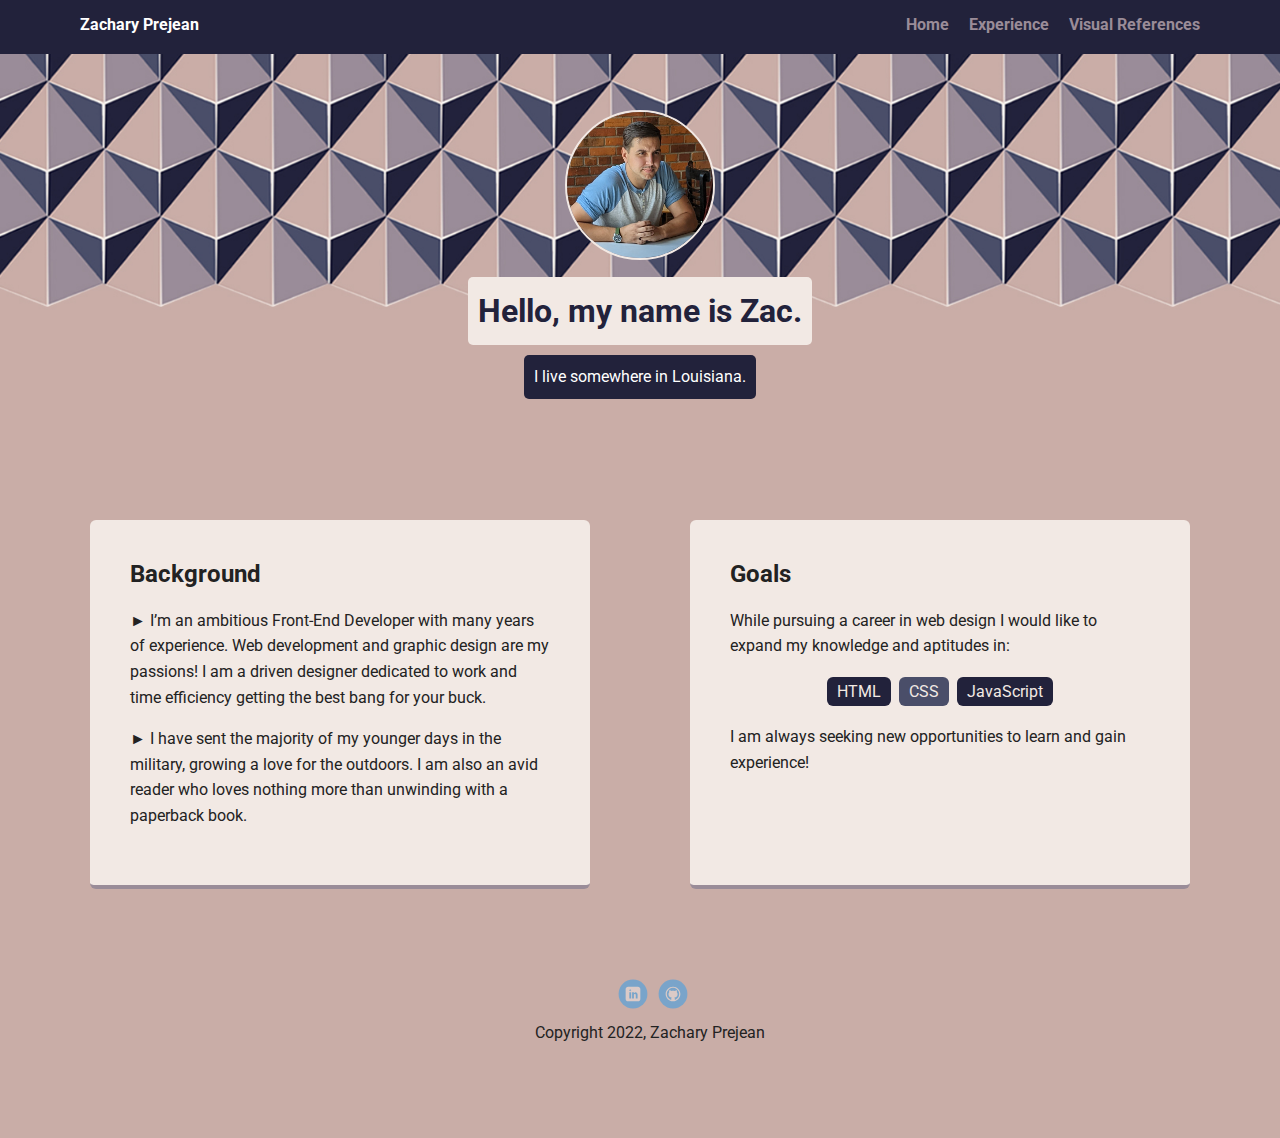
<file: portfolio_update_v1/portfolio_update_v1/index.html>
<!doctype html>
<html lang="en">
 <head>
  <meta charset="utf-8">
  <title>Zachary Prejean's Profile</title>
  <meta name="viewport" content="width=device-width, initial-scale=1.0">
  <link rel="stylesheet" href="styles.css">
  <link href="https://fonts.googleapis.com/css?family=Muli%7CRoboto:400,300,500,700,900" rel="stylesheet">
 </head>
  
 <body>
	<nav class="main-nav">
        <ul class="nav">
          <li class="name">Zachary Prejean</li>
          <li><a href="#">Home</a></li>
          <li><a href="experience.html">Experience</a></li>
		  <li><a href="visualreferences.html">Visual References</a></li>
        </ul>
    </nav>

    <header>
      <img src="images/me.png" alt="Drawing of Zachary Prejean's Avatar" class="profile-image">
      <h1 class="tag name">Hello, my name is Zac.</h1>
      <p class="tag location">I live somewhere in Louisiana.</p>
    </header>

    <main class="flex">
      <section class="card">
        <h2>Background</h2>
        <p>► I’m an ambitious Front-End Developer with many years of experience. Web development and graphic design are my passions! I am a driven designer dedicated to work and time efficiency getting the best bang for your buck.</p>
        <p>► I have sent the majority of my younger days in the military, growing a love for the outdoors. I am also an avid reader who loves nothing more than unwinding with a paperback book.  </p>
      </section> 
	  <section class="card">
        <h2>Goals</h2>
        <p>While pursuing a career in web design I would like to expand my knowledge and aptitudes in:</p>
        <ul class="skills">
          <li>HTML</li>
          <li>CSS</li>
          <li>JavaScript</li>
        </ul>
		<p>I am always seeking new opportunities to learn and gain experience!</p>
      </section> 
	</main>
    
	<footer>
      <ul>
        <li><a href="https://www.linkedin.com/in/zachary-prejean" class="social linkedin">LinkedIn</a></li>
        <li><a href="https://github.com/Zac-Prejean" class="social github">Github</a></li>
      </ul>
      <p class="copyright">Copyright 2022, Zachary Prejean</p>
    </footer>
 </body>
</html>
</file>
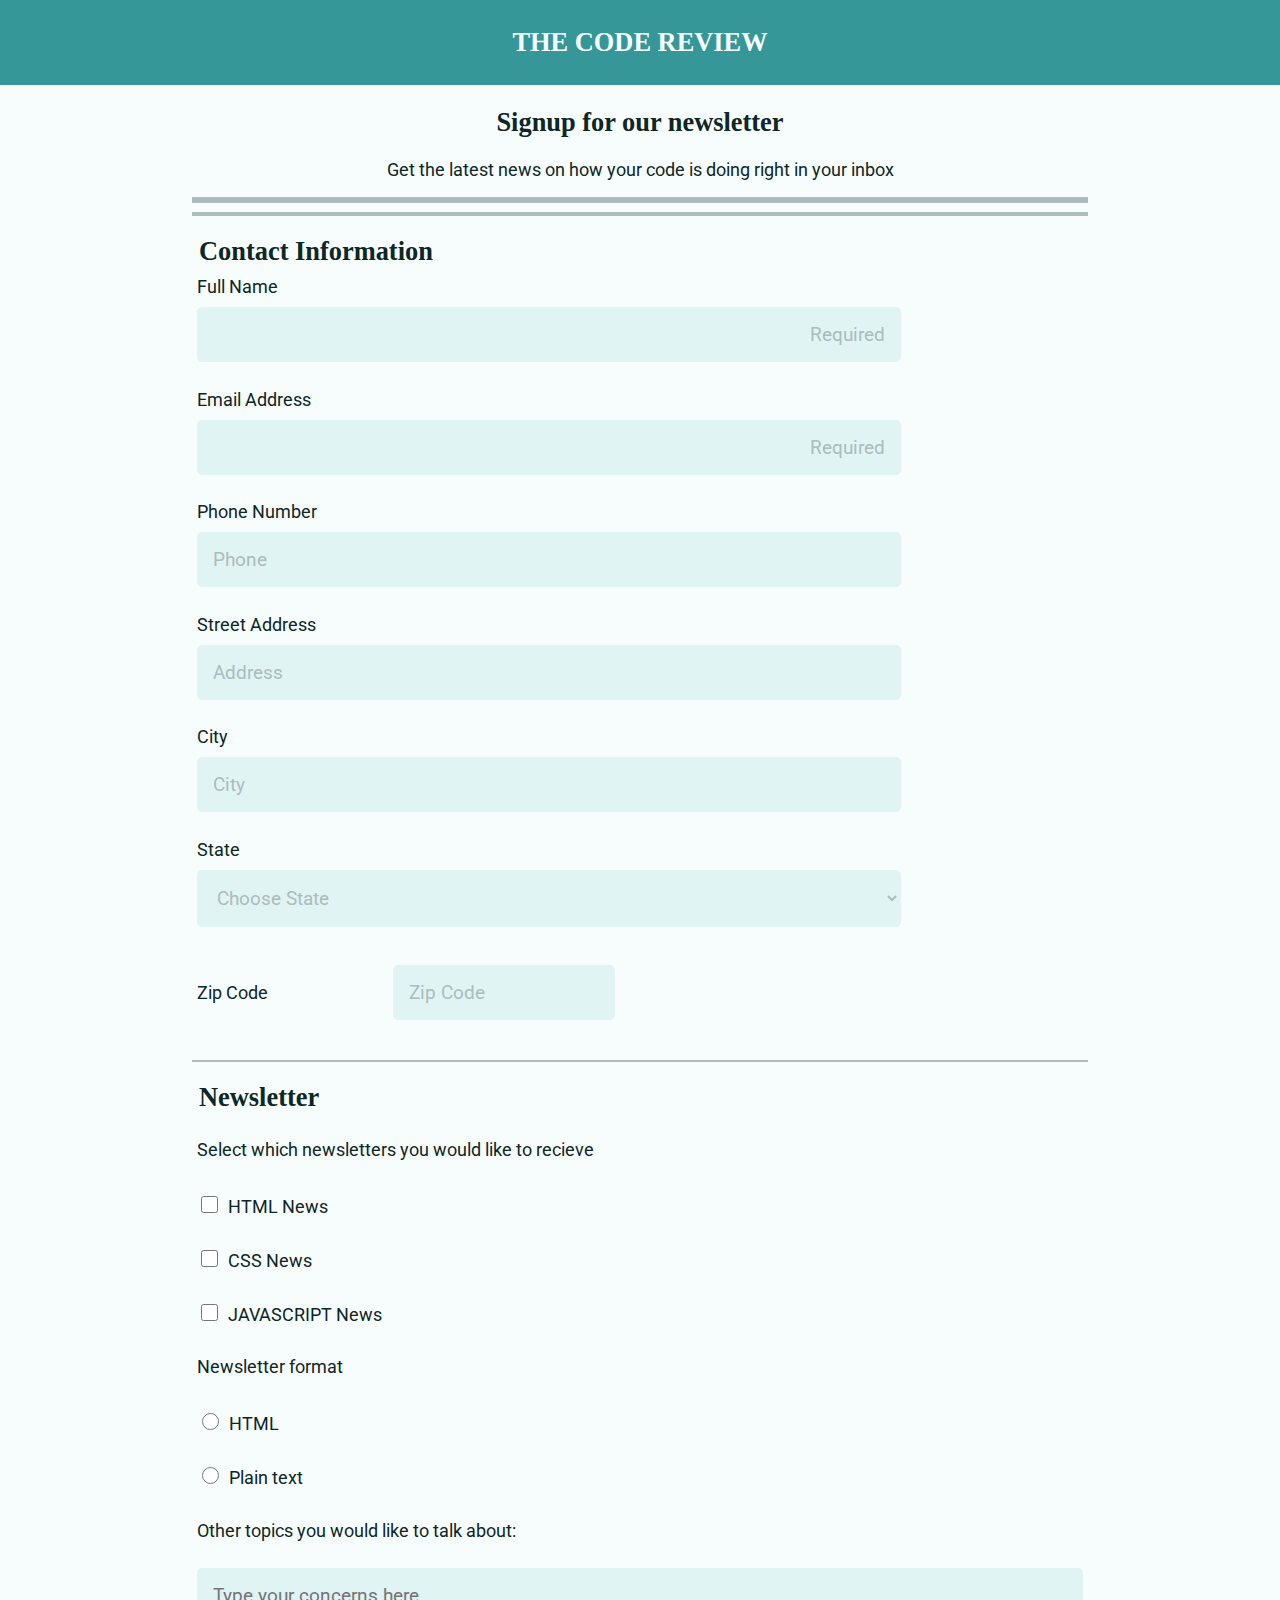
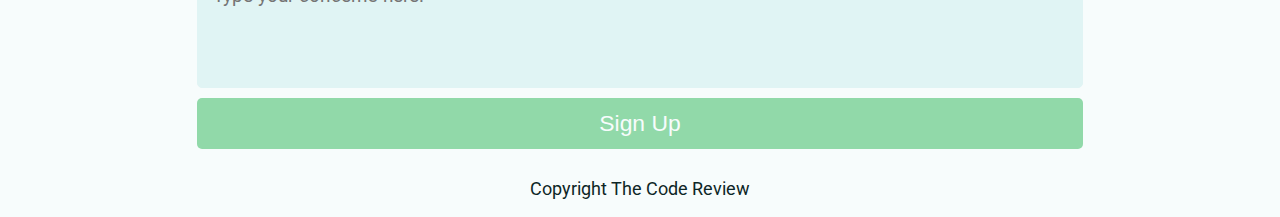
<file: docs/pages/An Online Registration Form/dist/index.html>
<!doctype html>
<html lang="en">
 <head>
    <meta charset="utf-8">
    <title>ONLINE REGISTRATION</title>
    <meta name="viewport" content="width=device-width, initial-scale=1.0">
    <link rel="stylesheet" href="css/styles.css">
	<link rel="preconnect" href="https://fonts.googleapis.com">
    <link rel="preconnect" href="https://fonts.gstatic.com" crossorigin>
    <link href="https://fonts.googleapis.com/css2?family=Roboto&display=swap" rel="stylesheet">
  </head>
 <body>
  <header>
   <div class= "banner">
   <h2>THE CODE REVIEW</h2>
   </div>
   <h2>Signup for our newsletter</h2>
   <p>Get the latest news on how your code is doing right in your inbox</p>
  </header>
  <main>
  
  <form class= "form_style" action="/my-handling-form-page" method="post">
  <hr class="hr_3" />
  <hr class="hr_2" />
 <fieldset>
 <legend>Contact Information</legend>
 <ul>
  <li>
    <label for="name">Full Name</label>
    <input class="required_placeholder" type="text" id="name" name="user_name" placeholder="Required" required>
  </li>
  <li>
    <label for="mail">Email Address</label>
    <input class="required_placeholder" type="email" id="mail" name="user_email" placeholder="Required" required>
  </li>
  <li>
    <label for="phone">Phone Number</label>
    <input class="contact_info" type="tel" id="phone" name="user_phone" placeholder="Phone">
  </li>
  <li>
    <label for="address">Street Address</label>
    <input class="contact_info" type="text" id="address" name="user_address" placeholder="Address" >
  </li>
  <li>
    <label for="city">City</label>
    <input class="contact_info" type="text" id="city" name="user_city" placeholder="City">
  </li>
  <li>
    <label for="state">State</label>
    <select id="state" name="user_state">
			<option value="" disabled selected>Choose State</option>
			<option value="AL">Alabama</option>
			<option value="AK">Alaska</option>
			<option value="AZ">Arizona</option>
			<option value="AR">Arkansas</option>
			<option value="CA">California</option>
			<option value="CO">Colorado</option>
			<option value="CT">Connecticut</option>
			<option value="DE">Delaware</option>
			<option value="DC">District Of Columbia</option>
			<option value="FL">Florida</option>
			<option value="GA">Georgia</option>
			<option value="HI">Hawaii</option>
			<option value="ID">Idaho</option>
			<option value="IL">Illinois</option>
			<option value="IN">Indiana</option>
			<option value="IA">Iowa</option>
			<option value="KS">Kansas</option>
			<option value="KY">Kentucky</option>
			<option value="LA">Louisiana</option>
			<option value="ME">Maine</option>
			<option value="MD">Maryland</option>
			<option value="MA">Massachusetts</option>
			<option value="MI">Michigan</option>
			<option value="MN">Minnesota</option>
			<option value="MS">Mississippi</option>
			<option value="MO">Missouri</option>
			<option value="MT">Montana</option>
			<option value="NE">Nebraska</option>
			<option value="NV">Nevada</option>
			<option value="NH">New Hampshire</option>
			<option value="NJ">New Jersey</option>
			<option value="NM">New Mexico</option>
			<option value="NY">New York</option>
			<option value="NC">North Carolina</option>
			<option value="ND">North Dakota</option>
			<option value="OH">Ohio</option>
			<option value="OK">Oklahoma</option>
			<option value="OR">Oregon</option>
			<option value="PA">Pennsylvania</option>
			<option value="RI">Rhode Island</option>
			<option value="SC">South Carolina</option>
			<option value="SD">South Dakota</option>
			<option value="TN">Tennessee</option>
			<option value="TX">Texas</option>
			<option value="UT">Utah</option>
			<option value="VT">Vermont</option>
			<option value="VA">Virginia</option>
			<option value="WA">Washington</option>
			<option value="WV">West Virginia</option>
			<option value="WI">Wisconsin</option>
			<option value="WY">Wyoming</option>
    </select>
  </li>
  <li class="rec">
    <label for="zip">Zip Code</label>
    <input class= "zip_size" type="text" id="zip" name="user_zip" placeholder="Zip Code" minlength="5">
  </li>
 </ul>
 </fieldset>
 <hr class="hr_1" />
 <fieldset>
 <legend>Newsletter</legend>
 <p>Select which newsletters you would like to recieve</p>
   <ul>
    <li class="con">
	<input class="checkbox_style" type="checkbox" id= "html_news" name="newsletter"><label for="html_news">HTML News</label>
	</li>
	<li class="con">
    <input class="checkbox_style" type="checkbox" id="css_news" name="newsletter"><label for="css_news">CSS News</label>
	</li>
	<li class="con">
	<input class="checkbox_style" type="checkbox" id="javascript_news" name="newsletter"><label for="javascript_news">JAVASCRIPT News</label>
	</li>
   </ul>
   <p>Newsletter format</p>
   <ul>
   <li class="con">
	<input class="checkbox_style" type="radio" id="html_formating" name="format"><label for="html_formating">HTML</label>
	</li>
	<li class="con">
	<input class="checkbox_style" type="radio" id="text_formating" name="format"><label for="text_formating">Plain text</label>
	</li>
	</ul>
	<div class= "con_2">
    <p>Other topics you would like to talk about:</p>
    <textarea id="msg" name="user_message" placeholder="Type your concerns here."></textarea>
	<button>Sign Up</button>
	</div>
	</fieldset>
  </form>
  </main>
  <footer>
  <p>Copyright The Code Review</p>
  </footer>
 </body>
</html>
</file>
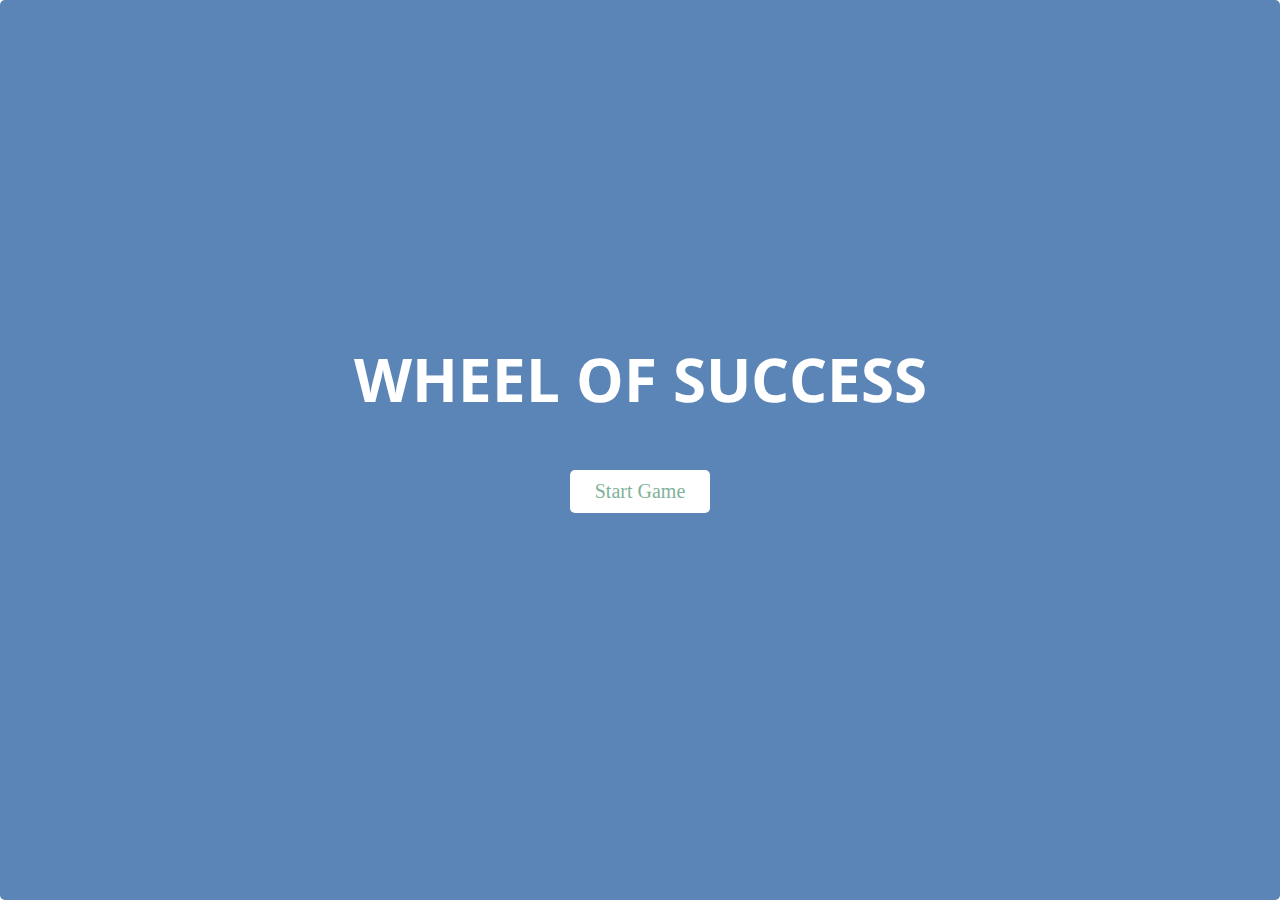
<file: docs/pages/Game Show App/dist/index.html>
<!DOCTYPE html>
<html lang="en">
  <head>
    <meta charset="utf-8">
    <title>Wheel of Success!</title>
    <meta name="viewport" content="width=device-width, initial-scale=1.0">
    <link href="css/styles.css" rel="stylesheet">
  </head>
  <body>
    <div class="main-container">
      <div id="overlay" class="start">
        <h2 class="title">Wheel of Success</h2>
        <a class="btn__reset">Start Game</a>
      </div>

      <div id="banner" class="section">
        <h2 class="header">Wheel of Success</h2>
      </div>

      <div id="phrase" class="section">
        <ul></ul>
      </div>
      <div id="qwerty" class="section">
        <div class="keyrow">
          <button>q</button><button>w</button><button>e</button><button>r</button><button>t</button><button>y</button><button>u</button><button>i</button><button>o</button><button>p</button>
        </div>
        <div class="keyrow">
          <button>a</button><button>s</button><button>d</button><button>f</button><button>g</button><button>h</button><button>j</button><button>k</button><button>l</button>
        </div>
        <div class="keyrow">
          <button>z</button><button>x</button><button>c</button><button>v</button><button>b</button><button>n</button><button>m</button>
        </div>
      </div>

      <div id="scoreboard" class="section">
        <ol>
          <li class="tries"><img src="images/liveHeart.png" height="35px" width="30px"></li>
          <li class="tries"><img src="images/liveHeart.png" height="35px" width="30px"></li>
          <li class="tries"><img src="images/liveHeart.png" height="35px" width="30px"></li>
          <li class="tries"><img src="images/liveHeart.png" height="35px" width="30px"></li>
          <li class="tries"><img src="images/liveHeart.png" height="35px" width="30px"></li>
        </ol>
      </div>
    </div>
    <script type="text/javascript" src="js/app.js"></script>
  </body>
</html>
</file>
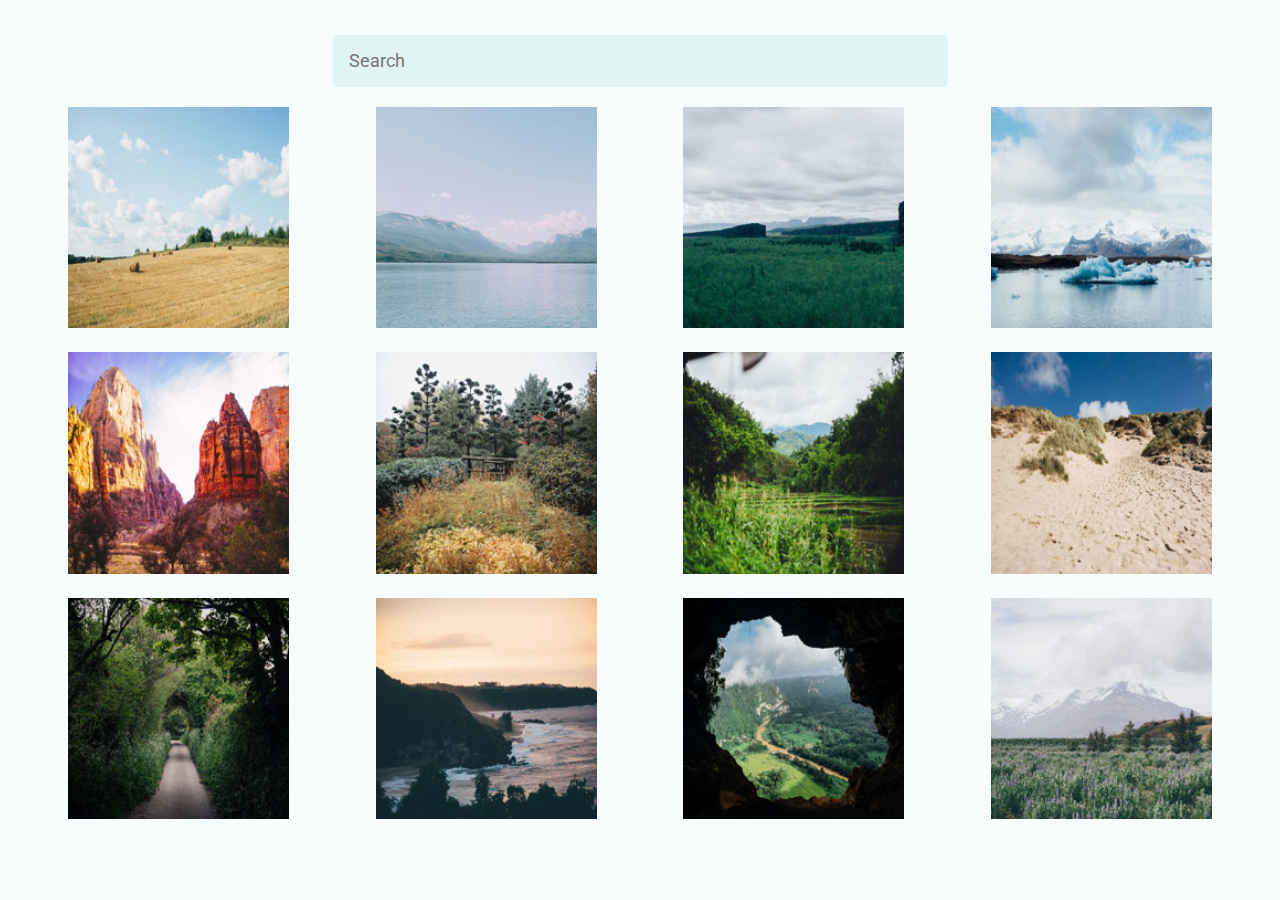
<file: docs/pages/Interactive Photo Gallery/dist/index.html>
<!doctype html>
<html lang="en">
 <head>
    <meta charset="utf-8">
    <title>Interactive Photo Gallery</title>
    <meta name="viewport" content="width=device-width, initial-scale=1.0">
    <link rel="stylesheet" href="css/styles.css">
    <link rel="stylesheet" href="css/baguetteBox.css">
    <link rel="preconnect" href="https://fonts.googleapis.com">
    <link rel="preconnect" href="https://fonts.gstatic.com" crossorigin>
    <link href="https://fonts.googleapis.com/css2?family=Roboto&display=swap" rel="stylesheet">
    <script src="js/searchFilter.js" type="text/javascript"></script>
 </head>
 <body>
    
    <form class= "bar">
        <input class= "bar" type="search" name="search" id="search" placeholder="Search">
    </form>

    <div class="gallery">
		
        <div class= "con">
         <a href="images/01.jpg" data-caption="I love hay bales. Took this snap on a drive through the countryside past some straw fields.">
            <img class="img_pic" src="images/thumbnails/01.jpg" alt="I love hay bales. Took this snap on a drive through the countryside past some straw fields.">
         </a>
        </div>
        <div class= "con">
         <a href="images/02.jpg" data-caption="The lake was so calm today. We had a great view of the snow on the mountains from here.">
            <img class="img_pic" src="images/thumbnails/02.jpg" alt="The lake was so calm today. We had a great view of the snow on the mountains from here.">
         </a>
        </div>
        <div class= "con">
          <a href="images/03.jpg" data-caption="I hiked to the top of the mountain and got this picture of the canyon and trees below.">
            <img class="img_pic" src="images/thumbnails/03.jpg" alt="I hiked to the top of the mountain and got this picture of the canyon and trees below.">
          </a>
        </div>   
        <div class= "con">
          <a href="images/04.jpg" data-caption="It was amazing to see an iceberg up close, it was so cold but didn’t snow today.">
            <img class="img_pic" src="images/thumbnails/04.jpg" alt="It was amazing to see an iceberg up close, it was so cold but didn’t snow today.">
          </a>
        </div> 
        <div class= "con">
          <a href="images/05.jpg" data-caption="The red cliffs were beautiful. It was really hot in the desert but we did a lot of walking through the canyons.">
            <img class="img_pic" src="images/thumbnails/05.jpg" alt="The red cliffs were beautiful. It was really hot in the desert but we did a lot of walking through the canyons.">
          </a>
        </div>   
        <div class= "con">
          <a href="images/06.jpg" data-caption="Fall is coming, I love when the leaves on the trees start to change color.">
            <img class="img_pic" src="images/thumbnails/06.jpg" alt="Fall is coming, I love when the leaves on the trees start to change color.">
          </a>
        </div> 
        <div class= "con">
          <a href="images/07.jpg" data-caption="I drove past this plantation yesterday, everything is so green!">
            <img class="img_pic" src="images/thumbnails/07.jpg" alt="I drove past this plantation yesterday, everything is so green!">
          </a>
        </div>  
        <div class= "con">
          <a href="images/08.jpg" data-caption="My summer vacation to the Oregon Coast. I love the sandy dunes!">
            <img class="img_pic" src="images/thumbnails/08.jpg" alt="My summer vacation to the Oregon Coast. I love the sandy dunes!">
          </a>
        </div>  
        <div class= "con">
          <a href="images/09.jpg" data-caption="We enjoyed a quiet stroll down this countryside lane.">
            <img class="img_pic" src="images/thumbnails/09.jpg" alt="We enjoyed a quiet stroll down this countryside lane.">
          </a>
        </div>  
        <div class= "con">
          <a href="images/10.jpg" data-caption="Sunset at the coast! The sky turned a lovely shade of orange.">
            <img class="img_pic" src="images/thumbnails/10.jpg" alt="Sunset at the coast! The sky turned a lovely shade of orange.">
          </a>
        </div>  
        <div class= "con">
          <a href="images/11.jpg" data-caption="I did a tour of a cave today and the view of the landscape below was breathtaking.">
            <img class="img_pic" src="images/thumbnails/11.jpg" alt="I did a tour of a cave today and the view of the landscape below was breathtaking.">
          </a>
        </div> 
        <div class= "con">
          <a href="images/12.jpg" data-caption="I walked through this meadow of bluebells and got a good view of the snow on the mountain before the fog came in.">
            <img class="img_pic" src="images/thumbnails/12.jpg" alt="I walked through this meadow of bluebells and got a good view of the snow on the mountain before the fog came in.">
          </a>
        </div>  
    </div>
 </body>
 <script src="js/baguetteBox.js"></script>
 <script src="js/app.js"></script>
 </html>
</file>
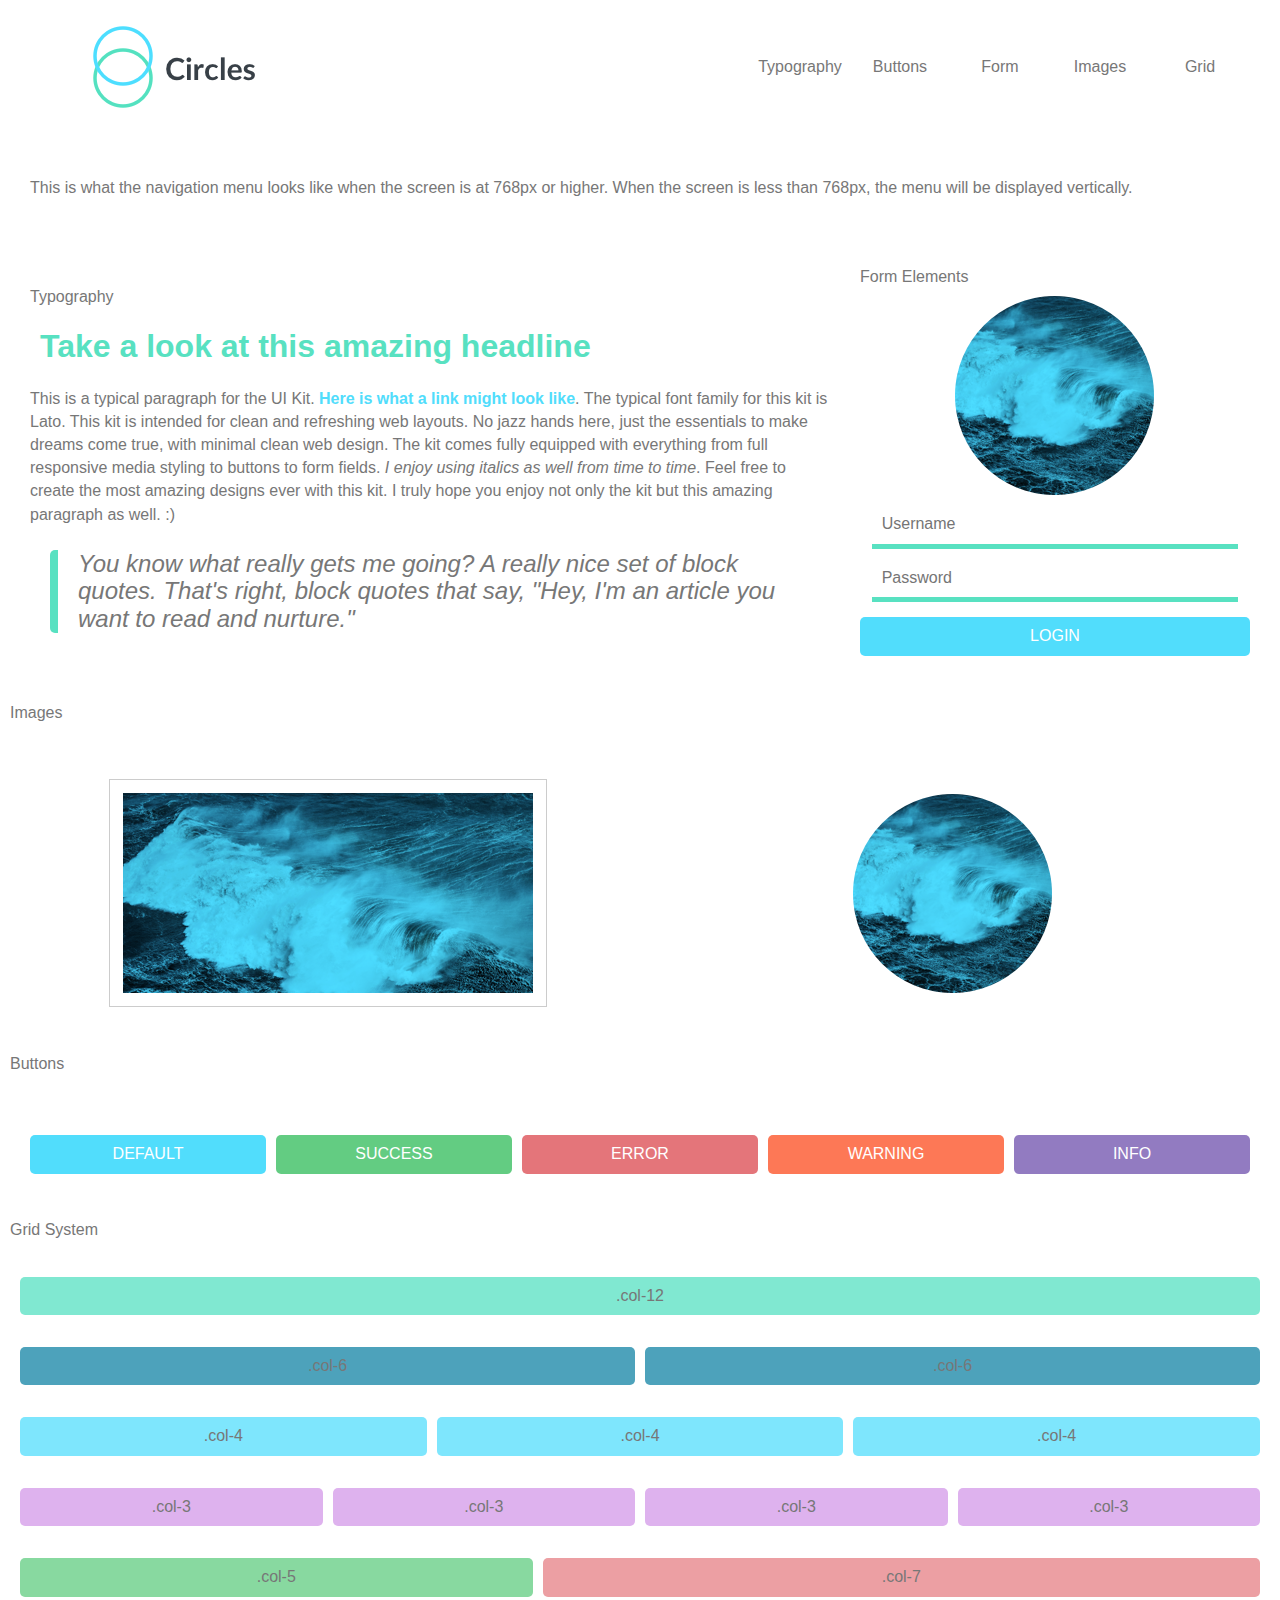
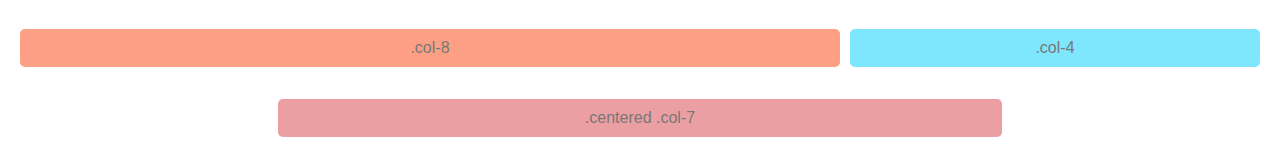
<file: docs/pages/Web Style Guide/dist/index.html>
<!doctype html>
<html lang="en">

<head>
  <meta charset="utf-8">
  <title>Circles UI Kit</title>
  <meta name="viewport" content="width=device-width, initial-scale=1">
  <link rel="stylesheet" href="css/styles.css">
</head>

<body class="container">
  <header class="row">
    <div class="col-3">
      <a class="link" href="/">
        <img class="img img-logo" alt="circles logo" src="images/logo.png">
      </a>
    </div>
    <div class="col-9">
      <nav class="nav">
        <a class="nav-link" href="#type">Typography</a>
        <a class="nav-link" href="#buttons">Buttons</a>
        <a class="nav-link" href="#forms">Form</a>
        <a class="nav-link" href="#images">Images</a>
        <a class="nav-link" href="#grid">Grid</a>
      </nav>
    </div>
  </header>

  <div class="row">
    <div class="col-12">
      <div class="card">
        <p>This is what the navigation menu looks like when the screen is at 768px or higher. When the screen is less
          than 768px,
          the menu will be displayed vertically.</p>
      </div>
    </div>
  </div>

  <div class="row">
    <div class="col-8">
      <div class="card">
        <h4 id="type" class="headline-secondary">Typography</h4>
        <h1 class="headline-primary">Take a look at this amazing headline</h1>
        <p>This is a typical paragraph for the UI Kit. <a href="#" class="link">Here is what a link might look like</a>.
          The
          typical font family for this kit is Lato. This kit is intended for clean and refreshing web layouts.
          No jazz hands here, just the essentials to make dreams come true, with minimal clean web design. The kit comes
          fully equipped with everything from full responsive media styling to buttons to form fields. <em>I enjoy using
            italics as well from time to time</em>.
          Feel free to create the most amazing designs ever with this kit. I truly hope you enjoy not only the kit but
          this
          amazing paragraph as well. :)</p>
        <blockquote class="blockquote">You know what really gets me going? A really nice set of block quotes. That's
          right, block quotes that say, "Hey,
          I'm an article you want to read and nurture."</blockquote>
      </div>
    </div>
    <div class="col-4">
      <form class="form">
        <legend id="forms" class="headline-secondary">Form Elements</legend>
        <img class="img-avatar" src="images/avatar.png" alt="Avatar">
        <label class="hidden" for="username">Username:</label>
        <input class="input" type="text" id="username" placeholder="Username">
        <label class="hidden" for="password">Password:</label>
        <input class="input" type="password" id="password" placeholder="Password">
        <button class="btn default" type="submit" value="Login">Login</button>
      </form>
    </div>
  </div>

  <h4 id="images" class="headline-secondary">Images</h4>

  <div class="row">
    <div class="col-6">
      <img class="img img-frame" src="images/image.png" alt="sample image">
    </div>
    <div class="col-6">
      <img class="img img-avatar" src="images/avatar.png" alt="Avatar">
    </div>
  </div>

  <h4 id="buttons" class="headline-secondary">Buttons</h4>

  <div class="row">
    <div class="col-12">
      <button class="btn default">default</button>
      <button class="btn success">success</button>
      <button class="btn error">error</button>
      <button class="btn warning">warning</button>
      <button class="btn info">info</button>
    </div>
  </div>

  <h4 id="grid" class="headline-secondary">Grid System</h4>

  <div class="row">
    <div class="col-12 theme">.col-12</div>
  </div>
  <div class="row">
    <div class="col-6 theme">.col-6</div>
    <div class="col-6 theme">.col-6</div>
  </div>
  <div class="row">
    <div class="col-4 theme">.col-4</div>
    <div class="col-4 theme">.col-4</div>
    <div class="col-4 theme">.col-4</div>
  </div>
  <div class="row">
    <div class="col-3 theme">.col-3</div>
    <div class="col-3 theme">.col-3</div>
    <div class="col-3 theme">.col-3</div>
    <div class="col-3 theme">.col-3</div>
  </div>
  <div class="row">
    <div class="col-5 theme">.col-5</div>
    <div class="col-7 theme">.col-7</div>
  </div>
  <div class="row">
    <div class="col-8 theme">.col-8</div>
    <div class="col-4 theme">.col-4</div>
  </div>
  <div class="row">
    <div class="col-7 theme centered">.centered .col-7</div>
  </div>

</body>

</html>
</file>
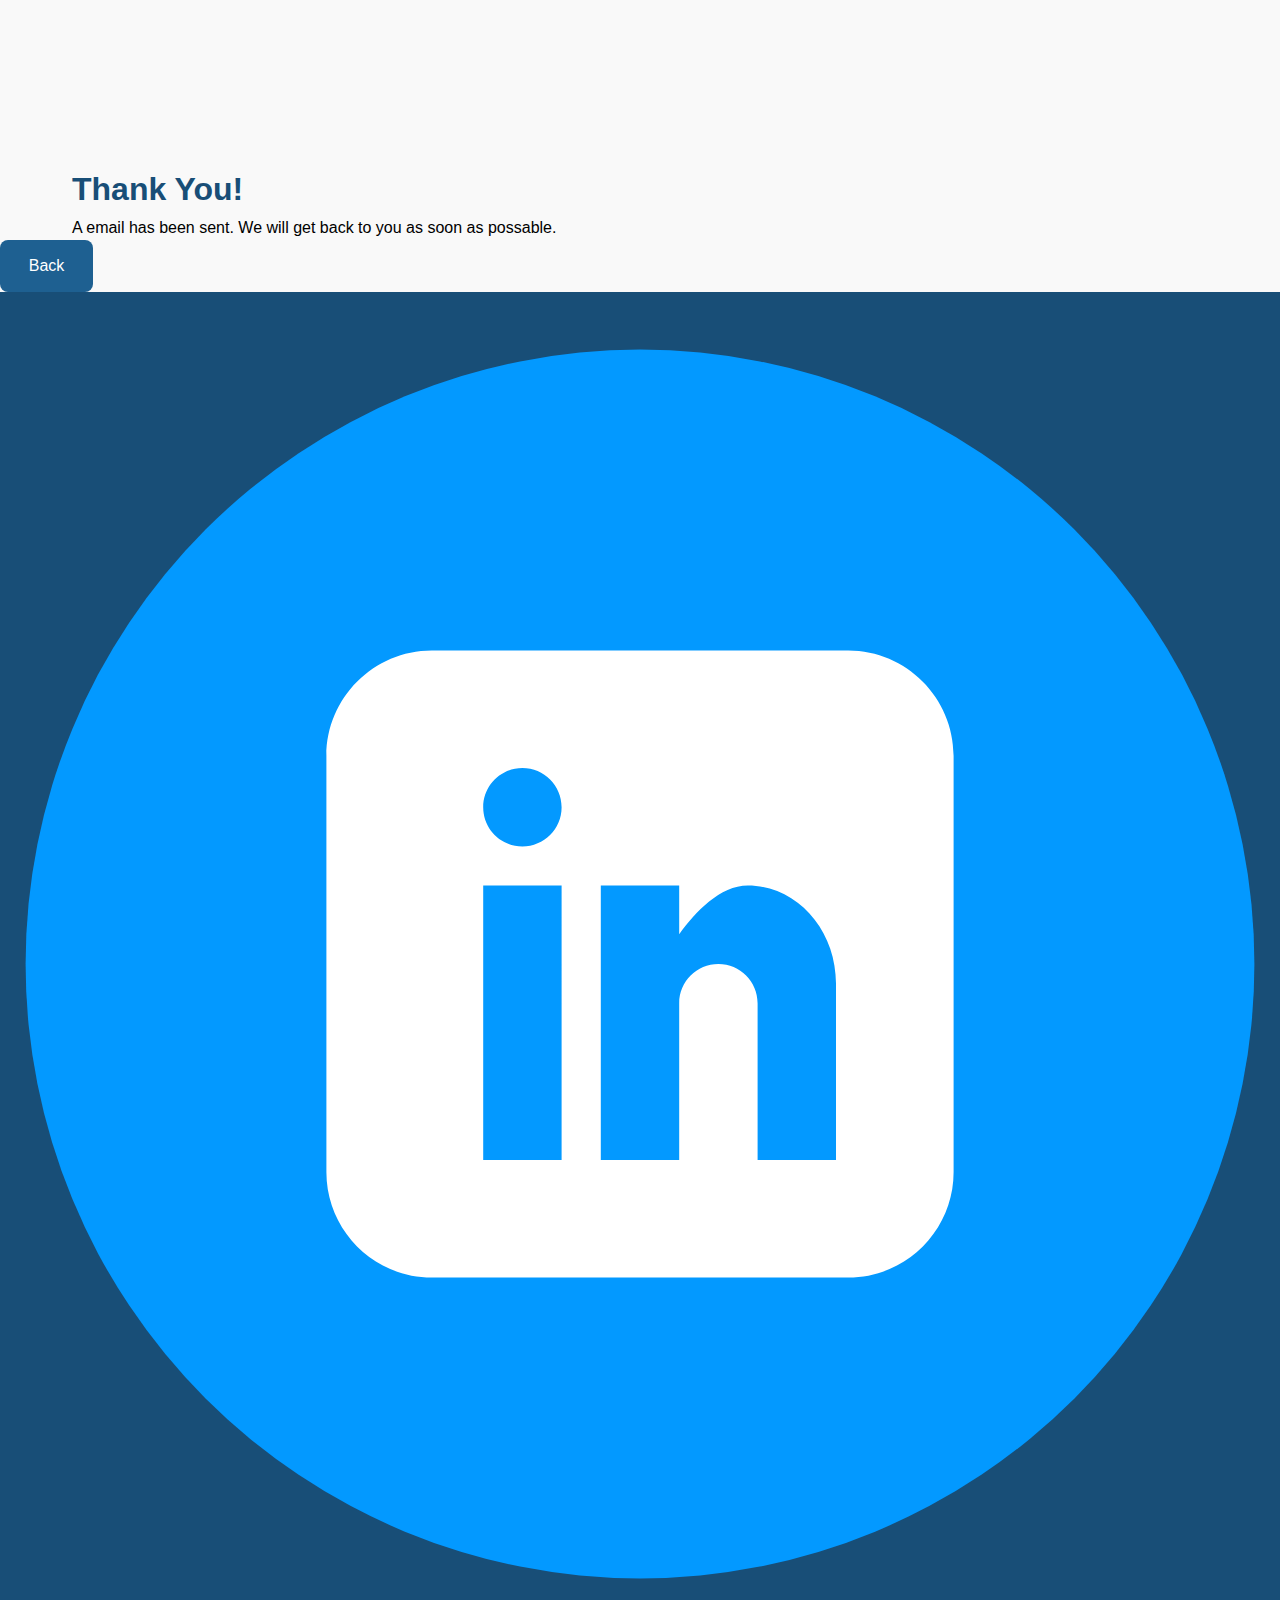
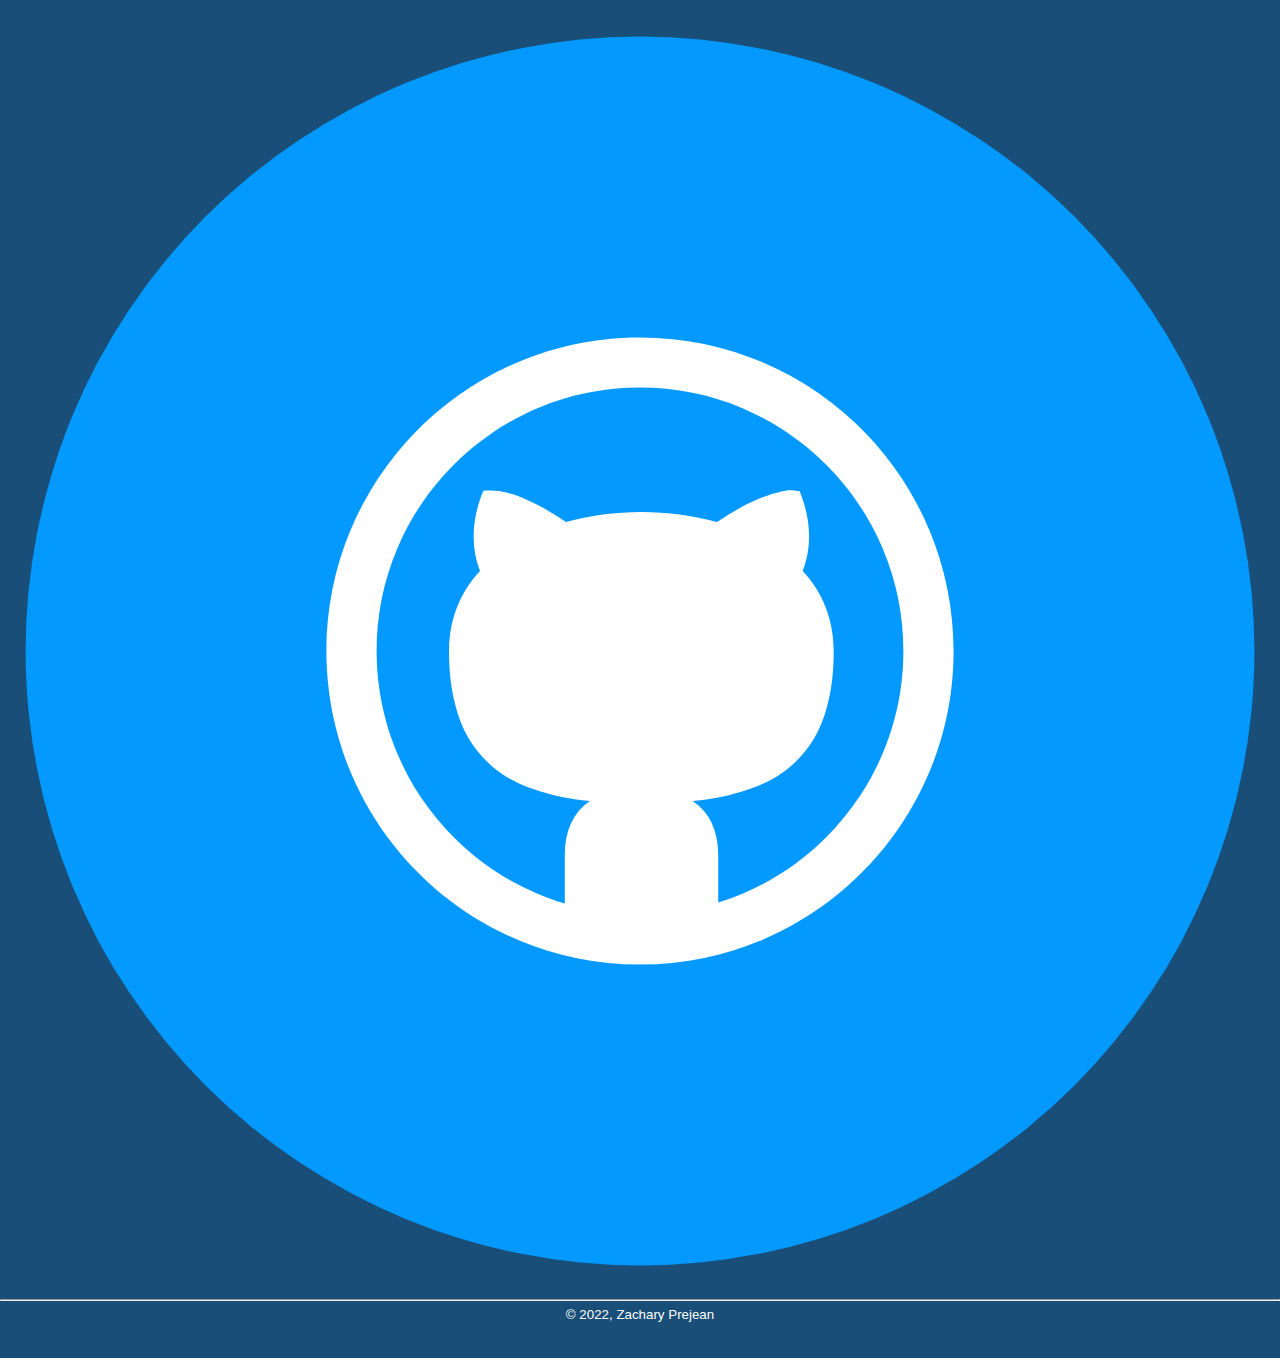
<file: docs/success.html>
<!DOCTYPE html>
<html lang="en">
<head>
    <meta charset="UTF-8">
    <meta name="viewport" content="width=device-width, initial-scale=1.0">
    <title>Zachary Prejean's Page</title>
    <link rel="stylesheet" href="css/styles.css">
    <link href="https://cdn.jsdelivr.net/npm/bootstrap@5.2.0/dist/css/bootstrap.min.css" rel="stylesheet" integrity="sha384-gH2yIJqKdNHPEq0n4Mqa/HGKIhSkIHeL5AyhkYV8i59U5AR6csBvApHHNl/vI1Bx" crossorigin="anonymous">
    
</head>
<body>

    <div class="navbar navbar-expand-lg navbar-dark nav-style">
        <div class="container-fluid">
        <div class = "icon-con">
          <a class="navbar-brand" href="https://www.linkedin.com/in/zachary-prejean" target="_blank"><img src="images/Logo.svg" alt="Zachary Prejean's personal logo" class="m-1"></a>
        </div>
        </div>
    </div>

    <div class="m-4 text-center">

    <div class="container">
    <h1>Thank You!</h1>
    <p>A email has been sent. We will get back to you as soon as possable.</p>
    </div>
    <a href="https://zac-prejean.github.io/index.html" class="btn btn-secondary btn-lg">Back</a>
    </div>

      <footer class="p-3">
    
        <div class="container-md text-center">
            <div class="center social-con">
                <div><a href="https://www.linkedin.com/in/zachary-prejean" target="_blank"><img src="images/linkedin.svg" class = "m-1 social-icon" alt="linkedin icon"></a></div>
                <div><a href="https://github.com/Zac-Prejean" target="_blank"><img src="images/github.svg" class = "m-1 social-icon" alt="github icon"></a></div>
            </div>
        </div>
        <div class="m-3 text-center">
        <hr>
            <small>© 2022, Zachary Prejean</small>
        </div>
        </footer>


<script src="https://cdn.jsdelivr.net/npm/bootstrap@5.2.0/dist/js/bootstrap.bundle.min.js" integrity="sha384-A3rJD856KowSb7dwlZdYEkO39Gagi7vIsF0jrRAoQmDKKtQBHUuLZ9AsSv4jD4Xa" crossorigin="anonymous"></script>
<script src="js/app.js"></script>
</body>
</html>
</file>
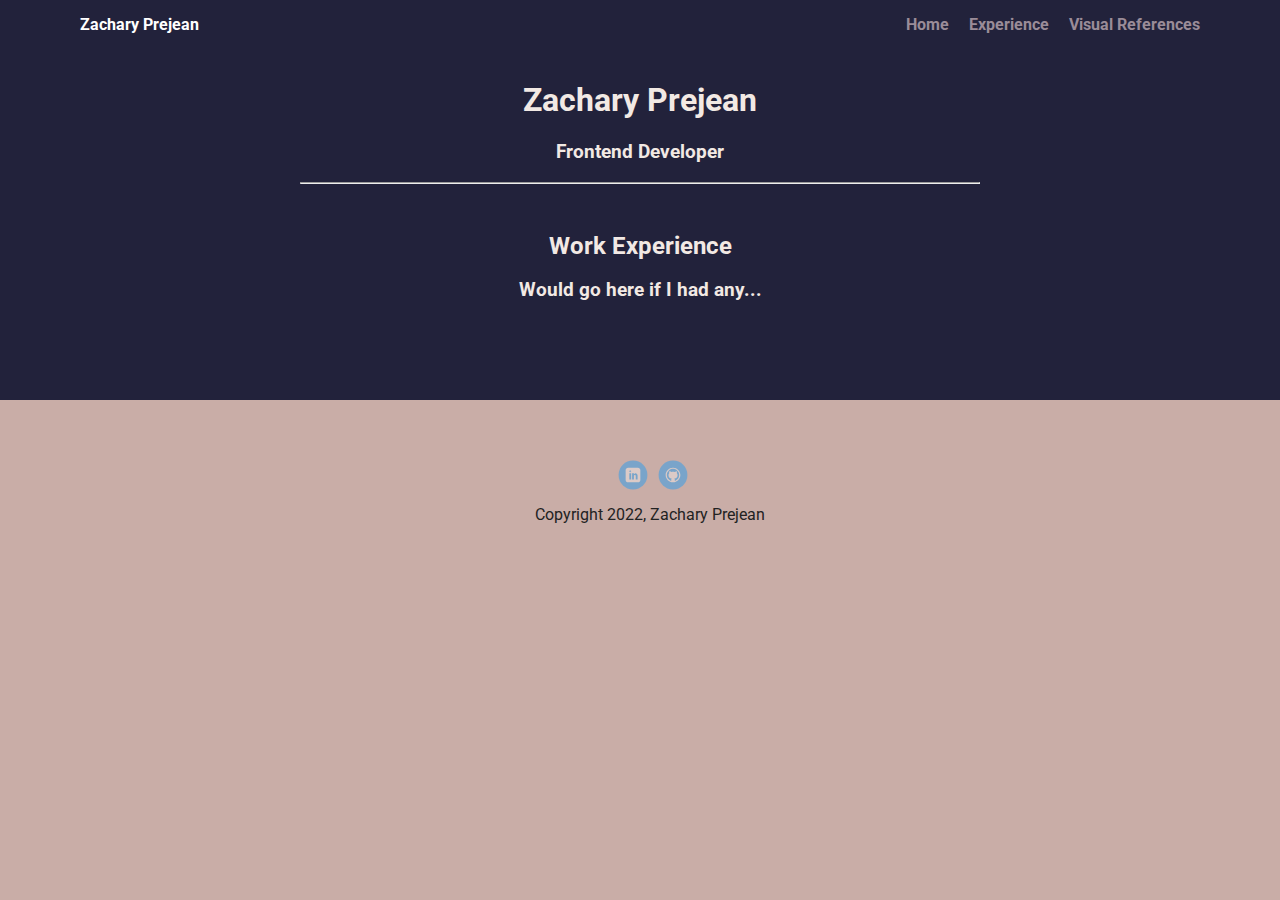
<file: portfolio_update_v1/portfolio_update_v1/experience.html>
<!doctype html>
<html lang="en">
 <head>
  <meta charset="utf-8">
  <title>Zachary Prejean's Experience</title>
  <meta name="viewport" content="width=device-width, initial-scale=1.0">
  <link rel="stylesheet" href="styles.css">
  <link href="https://fonts.googleapis.com/css?family=Muli%7CRoboto:400,300,500,700,900" rel="stylesheet">
 </head>

 <body>
	<nav class="main-nav">
      <ul class="nav">
        <li class="name">Zachary Prejean</li>
        <li><a href="index.html">Home</a></li>
        <li><a href="#">Experience</a></li>
		<li><a href="visualreferences.html">Visual References</a></li>
      </ul>
    </nav>
	
	<div class="container">
		<h1>Zachary Prejean</h1>
		<h3>Frontend Developer</h3>
		<hr />
        <div class="work-experience">
          <h2>Work Experience</h2>
		  <h3>Would go here if I had any...</h3>
        </div>
    </div>
	
	<footer>
      <ul>
        <li><a href="https://www.linkedin.com/in/zachary-prejean" class="social linkedin">LinkedIn</a></li>
        <li><a href="https://github.com/Zac-Prejean" class="social github">Github</a></li>
      </ul>
      <p class="copyright">Copyright 2022, Zachary Prejean</p>
    </footer>
 </body>
</html>
</file>
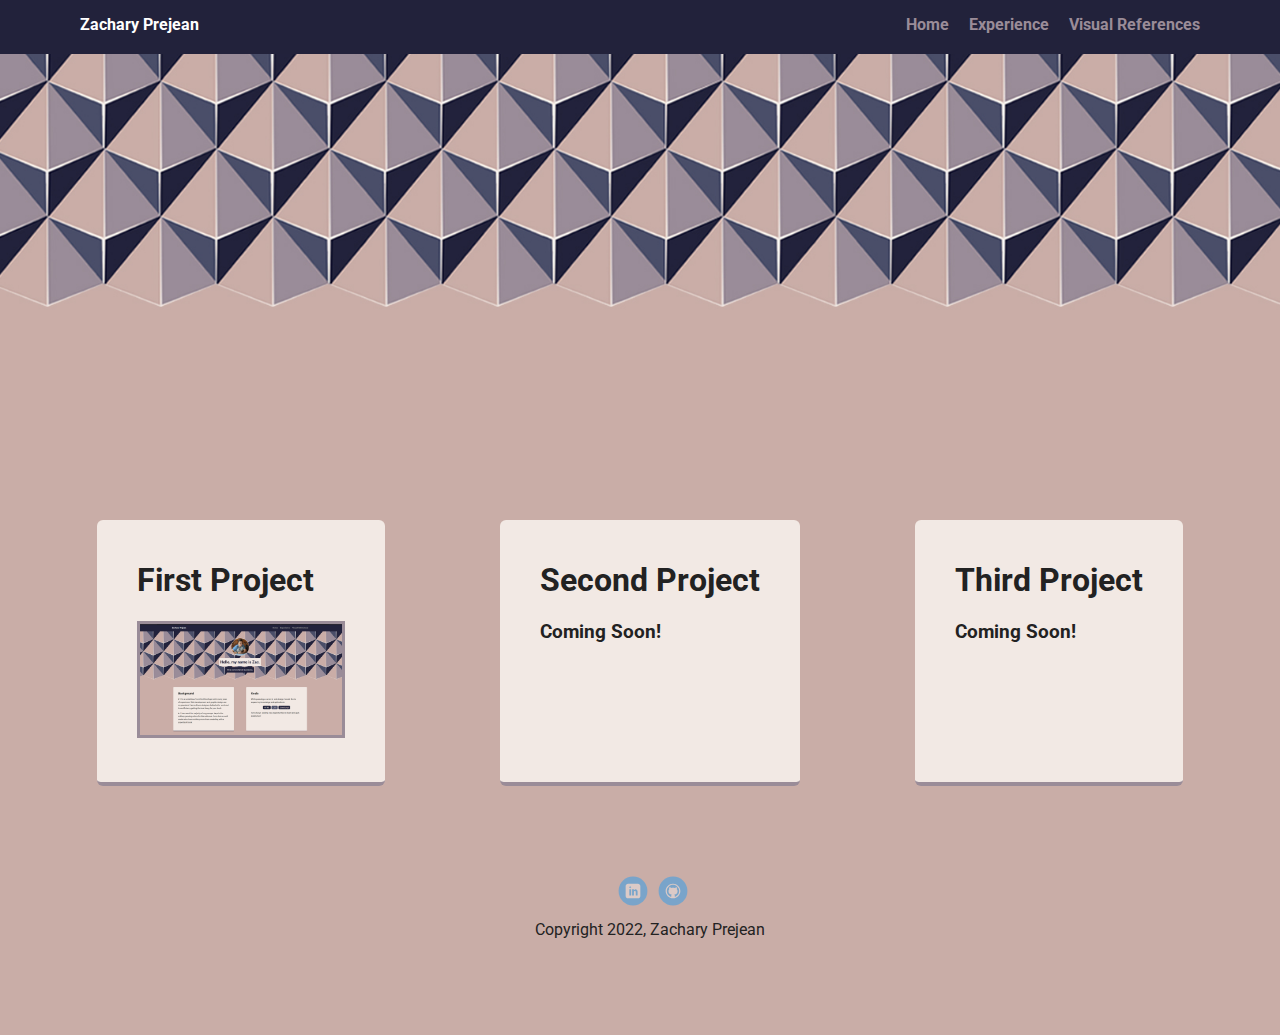
<file: portfolio_update_v1/portfolio_update_v1/visualreferences.html>
<!doctype html>
<html lang="en">
 <head>
  <meta charset="utf-8">
  <title>Zachary Prejean's Visual References</title>
  <meta name="viewport" content="width=device-width, initial-scale=1.0">
  <link rel="stylesheet" href="styles.css">
  <link href="https://fonts.googleapis.com/css?family=Muli%7CRoboto:400,300,500,700,900" rel="stylesheet">
 </head>

 <body>

    <nav class="main-nav">
        <ul class="nav">
          <li class="name">Zachary Prejean</li>
          <li><a href="index.html">Home</a></li>
          <li><a href="experience.html">Experience</a></li>
		  <li><a href="#">Visual References</a></li>
        </ul>
    </nav>
	
	<header></header>
	
	<main class="flex">
      <div class="card">
	    <h1>First Project</h1>
		<a href="index.html"><img src="images/projectthumbnail1.jpg" alt="Thumnail of my first project." class="thumbnail-image"></a>
	  </div> 
      <div class="card">
		<h1>Second Project</h1>
		<h3>Coming Soon!</h3>
	  </div> 
      <div class="card">
		<h1>Third Project</h1>
		<h3>Coming Soon!</h3>
	  </div> 

	</main>
	
	<footer>
      <ul>
        <li><a href="https://www.linkedin.com/in/zachary-prejean" class="social linkedin">LinkedIn</a></li>
        <li><a href="https://github.com/Zac-Prejean" class="social github">Github</a></li>
      </ul>
      <p class="copyright">Copyright 2022, Zachary Prejean</p>
    </footer>
	
 </body>
</html>
</file>
<file: portfolio_update_v1/portfolio_update_v1/styles.css>
/* Global Layout Set-up */
* { 
  box-sizing: border-box;
}
  
body {
  margin: 0;
  padding: 0;
  text-align: center;
  font-family: 'Roboto', sans-serif;
  color: #222;
  background: #C9ADA7;
}

.container {
  padding: 60px 300px;
  text-align: center;
  font-family: 'Roboto', sans-serif;
  background-color: #22223B;
  color: #F2E9E4;
}

/* Link Styles */

a {
  text-decoration: none;
  color: #9A8C98;
}
a:hover {
  color: #F2E9E4;
}

/* Section Styles */

.main-nav {
  width: 100%;
  background: #22223B;
  min-height: 30px;
  padding: 10px;
  position: fixed;
  text-align: center;
}
.nav {
  display: flex;
  justify-content: space-around;
  font-weight: 700;
  list-style-type: none;
  margin: 0 auto;
  padding: 0;
}

.nav .name {
    display: block;
    margin-right: auto;
    color: white;
}
.nav li {
  padding: 5px 10px 10px 10px;
}
.nav a {
  transition: all .5s;
}
.nav a:hover {
  color: white
}

header {
  text-align: center;
  background: url('images/background2.jpg') no-repeat top center ;
  background-size: cover;
  overflow: hidden;
  padding-top: 60px;
}
header {
  line-height: 1.5;
}
header .profile-image {
  margin-top: 50px;
  width: 150px;
  height: 150px;
  border-radius: 60%;
  border: 2px solid #F2E9E4;
  transition: all .2s;
}
header .profile-image:hover {
  transform: scale(1.2) rotate(5deg);
}

.thumbnail-image{
	width: 208px;
    height: 117px;
	border: 3px solid #9A8C98;
	transition: all .5s;
}
.thumbnail-image:hover {
  transform: scale(1.1);
}

.tag {
  background-color: #F2E9E4;
  color: #22223B;
  padding: 10px;
  border-radius: 5px;
  display: table;
  margin: 10px auto;
} 
.location {
  background-color: #22223B;
  color: white;
}
.card {
  margin: 30px;
  padding: 20px 40px 40px;
  max-width: 500px;
  text-align: left;
  background: #F2E9E4;
  border-bottom: 4px solid #9A8C98;
  border-radius: 6px;
  transition: all .5s;
}
.card:hover {
  border-color: #22223B;
}

ul.skills {
  padding: 0;
  text-align: center;
}

.skills li {
  border-radius: 6px;
  display: inline-block;
  background: #4A4E69;
  color: #F2E9E4;
  padding: 5px 10px;
  margin: 2px;
}

.skills li:nth-child(odd) {
  background: #22223B;
}

.work-experience {
  padding: 20px 50px 20px;
} 

footer {
  width: 100%;
  min-height: 30px;
  padding: 20px 0 40px 20px;
}

footer .copyright {
  top: -8px;
  font-size: .75em;
}

footer ul {
  list-style-type: none;
  margin: 0;
  padding: 0;
}

footer ul li {
  display: inline-block;
}

a.social {
  display: inline-block;
  text-indent: -9999px;
  margin-left: 5px;
  width: 30px;
  height: 30px;
  background-size: 30px 30px;
  opacity: .4;
  transition: all .5s;
}

a.linkedin {
  background-image: url(images/linkedin.svg);
}
a.github {
  background-image: url(images/github.svg);
}
a.social:hover {
  opacity: 1;
}
.clearfix {
  clear: both;
}

/* Styles for larger screens */
@media screen and (min-width: 720px) {
  
  .flex {
      display: -ms-flexbox;      /* TWEENER - IE 10 */
      display: flex; 
      max-width: 1200px;
      -ms-flex-pack: distribute;
      justify-content: space-around;
      margin: 0 auto;
  }

  header {
    min-height: 470px;
  }

  .nav {
    max-width: 1200px;
    padding: 0 30px;
  }


  main {
    padding-top: 20px;
  }

  main p {
    line-height: 1.6em;
  }

  footer {
    font-size: 1.3em;
    max-width: 1200px;
    margin: 40px auto;
  }

}
</file>
<file: docs/pages/An Online Registration Form/dist/css/styles.css>
body{
  font-family: 'Roboto', sans-serif;
  font-size: 1.1em;
  text-align: center;
  color: #0D2626; 
  background: #F7FCFC;
  margin: 0;
}
body fieldset{
	margin: 20px 0;
	padding: 10px 5px;
	border: none;
}
legend{
  font-family: "Times New Roman", Times, serif;
  font-size: 1.5em;
  font-weight: bold;
}
/*header*/
h2{
  font-family: "Times New Roman", Times, serif;
}
.banner{
	background: #369799;
	color: #F7FCFC;
	padding: 15px;
}
/*main*/
main{
	text-align: left;
	margin: 15px;
}
.hr_3{
	border: 3px solid #ADBCBD;
}
.hr_2{
	border: 2px solid #ADBCBD;
}
.hr_1{
	border: 1px solid #ADBCBD;
}
main form{
  margin: 0 auto;
  width: 100%;
}
main form ul{
  display: flex;
  flex-direction: column;
  list-style: none;
  padding: 0;
  margin: 0;
}
main form li + li {
  margin-top: 1em;
}
.contact_info, .zip_size, .required_placeholder,
main form select, main form textarea {
  width: 100%;
  margin: 10px 0;
  padding: 15px;
  box-sizing: border-box;
  background: #E0F4F4;
  color: #ADBCBD;
  font: 1.1em 'Roboto', sans-serif;
  border-radius: 5px;
  border: 1px solid #E0F4F4;
  outline: none;
}
.required_placeholder::placeholder{
	text-align: right;
}
main form input:hover, main form select:hover, main form textarea:hover, 
main form input:focus, main form select:focus, main form textarea:focus{
  border: 1px solid #ADBCBD;
  transition-property: border;
  transition-duration: .3s;
}
main form input::placeholder{
	text-align: left;
	color: #ADBCBD;
}
main form option{
	color: #0D2626;
}
.con{
  margin: 15px 0;
}
.con input{
  margin-right: 10px;
  cursor:pointer;
}
.checkbox_style{
  height: 17px;
  width: 17px;	
}
main form textarea {
  vertical-align: top;
  height: 5em;
}
.rec{
	display: contents;
}
.zip_size{
  width: 50%;
}
button{
  width: 100%;
  padding: 12px;
  background: #91D9A9;
  color: #F7FCFC;
  font-size: 1.3em;
  border: 0;
  border-radius: 5px;
}
main form textarea{
	resize: none;
}

@media screen and (min-width: 768px) {

.banner{
	padding: 5px;
}
main form{
  width: 70vw;
}
main{
  margin: 15px 100px;
}
.required_placeholder{
	width: 55vw;
}
main form li{
 display: ruby;
}
main form label {
  display: flex;
  width: 15vw;
}
main form input{
	text-align: center;
}
.contact_info, main form select{
	display: flex;
	width: 55vw;
}
.rec{
	display: ruby;
}
.zip_size{
  width: 25%;
}
.con_2{
  display: flex;
  flex-direction: column
}
main form textarea{
	height: 120px;
}	
}
</file>
<file: docs/pages/Game Show App/dist/css/styles.css>
/* Main styles */
@import url('https://fonts.googleapis.com/css?family=Open+Sans:400,700&Roboto:300');

/* Variables */

:root {
  --color-win: #81b29a;
  --color-lose: #e07a5f;
  --color-start: #5b85b7;
  --color-neutral: #445069;
  --color-neutral-light: #D2D2D2;
  --color-keys: #37474F;
  --color-keys-light: #E5E5E5;
  --font-size-large: 60px;
  --font-size-medium: 20px;
  --transition: all .2s ease-in-out;
}

/* main */

* {
  box-sizing: border-box;
}

body {
  justify-content: space-evenly;
  flex-direction: column;
  display: flex;
  height: 100vh;
}

li, ol, ul {
  padding: 0;
  display: inline-block;
}

h2 {
  margin: 0;
  text-transform: uppercase;
  font-family: 'Open Sans', sans-serif;
  font-size: var(--font-size-large);
  margin: 0;
}

button {
  margin: 6px;
  border: 1px solid transparent;
  padding: .5rem 1rem;
  color: var(--color-keys);
  font-size: var(--font-size-medium);
  background-color: var(--color-keys-light);
  border-radius: 5px;
  -webkit-transition: var(--transition);
  -o-transition: var(--transition);
  transition: var(--transition);
}

.main-container {
  display: flex;
  flex-direction: column;
  justify-content: space-around;
  height: 100%;
  max-height: 900px;
  text-align: center;
}

.section {
  width: 100%;
  padding: 10px;
}

/* Title */

.header {
  color: var(--color-start);
}

/* Phrase */

.letter {
  font-size: var(--font-size-medium);
  height: 65px;
  width: 65px;
  padding: 20px 1px 0 1px;
  margin-right: 2px;
  color: transparent;
  background: var(--color-neutral-light);
  border-radius: 5px;
}

.space {
  width: 15px;
}

.show {
  color: #000;
  background-color: #81b29a;
}

/* Keyboard */

.keyrow {
  display: flex;
  justify-content: center;
}

.chosen {
  background: var(--color-neutral);
  border-radius: 5px;
  font-size: var(--font-size-medium);
  color: #FFFFFF;
}

.btn__reset {
  padding: 10px 25px;
  margin: 50px auto;
  background: #FFFFFF;
  border-radius: 5px;
  font-size: var(--font-size-medium);
}

/* Overlay */

#overlay {
  display: flex;
  flex-direction: column;
  position: fixed;
  color: #FFFFFF;
  justify-content: center;
  top: 0;
  bottom: 0;
  left: 0;
  right: 0;
  border-radius: 5px;
}

.title {
  color: #FFF;
}

.start {
  background-color: var(--color-start);
}

.start a {
  color: var(--color-win);
}

.win {
  background-color: var(--color-win);
}

.win a {
  color: var(--color-win);
}

.lose {
  background-color: var(--color-lose);
}

.lose a {
  color: var(--color-lose);
}
</file>
<file: docs/pages/Interactive Photo Gallery/dist/css/styles.css>
/* Basic */
body{
    text-align: center;
    background: #F7FCFC;
    margin: 25px;
  }

/* Content */
form input{
    width: 50%;
    margin: 10px 0;
    padding: 15px;
    box-sizing: border-box;
    background: #E0F4F4;
    color: #ADBCBD;
    font: 1.1em 'Roboto', sans-serif;
    border-radius: 5px;
    border: 1px solid #E0F4F4;
    outline: none;
}

form input:hover, form input:focus, form select:focus{
    border: 1px solid #ADBCBD;
    transition-property: border;
    transition-duration: .3s;
  }

.img_pic{
    max-width: 90%;
    min-width: 90%;
}

.gallery{
    display: flex;
    flex-flow: row wrap;
    justify-content: space-around;
  }

.con{
    width: 20%;
    padding: 10px;
  }
</file>
<file: docs/pages/Interactive Photo Gallery/dist/css/baguetteBox.css>
/*!
 * baguetteBox.js
 * @author  feimosi
 * @version 1.11.1
 * @url https://github.com/feimosi/baguetteBox.js
 */
#baguetteBox-overlay {
  display: none;
  opacity: 0;
  position: fixed;
  overflow: hidden;
  top: 0;
  left: 0;
  width: 100%;
  height: 100%;
  z-index: 1000000;
  background-color: #222;
  background-color: rgba(0, 0, 0, 0.8);
  -webkit-transition: opacity .5s ease;
  transition: opacity .5s ease; }
  #baguetteBox-overlay.visible {
    opacity: 1; }
  #baguetteBox-overlay .full-image {
    display: inline-block;
    position: relative;
    width: 100%;
    height: 100%;
    text-align: center; }
    #baguetteBox-overlay .full-image figure {
      display: inline;
      margin: 0;
      height: 100%; }
    #baguetteBox-overlay .full-image img {
      display: inline-block;
      width: auto;
      height: auto;
      max-height: 100%;
      max-width: 100%;
      vertical-align: middle;
      -webkit-box-shadow: 0 0 8px rgba(0, 0, 0, 0.6);
         -moz-box-shadow: 0 0 8px rgba(0, 0, 0, 0.6);
              box-shadow: 0 0 8px rgba(0, 0, 0, 0.6); }
    #baguetteBox-overlay .full-image figcaption {
      display: block;
      position: absolute;
      bottom: 0;
      width: 100%;
      text-align: center;
      line-height: 1.8;
      white-space: normal;
      color: #ccc;
      background-color: #000;
      background-color: rgba(0, 0, 0, 0.6);
      font-family: sans-serif; }
    #baguetteBox-overlay .full-image:before {
      content: "";
      display: inline-block;
      height: 50%;
      width: 1px;
      margin-right: -1px; }

#baguetteBox-slider {
  position: absolute;
  left: 0;
  top: 0;
  height: 100%;
  width: 100%;
  white-space: nowrap;
  -webkit-transition: left .4s ease, -webkit-transform .4s ease;
  transition: left .4s ease, -webkit-transform .4s ease;
  transition: left .4s ease, transform .4s ease;
  transition: left .4s ease, transform .4s ease, -webkit-transform .4s ease, -moz-transform .4s ease; }
  #baguetteBox-slider.bounce-from-right {
    -webkit-animation: bounceFromRight .4s ease-out;
            animation: bounceFromRight .4s ease-out; }
  #baguetteBox-slider.bounce-from-left {
    -webkit-animation: bounceFromLeft .4s ease-out;
            animation: bounceFromLeft .4s ease-out; }

@-webkit-keyframes bounceFromRight {
  0% {
    margin-left: 0; }
  50% {
    margin-left: -30px; }
  100% {
    margin-left: 0; } }

@keyframes bounceFromRight {
  0% {
    margin-left: 0; }
  50% {
    margin-left: -30px; }
  100% {
    margin-left: 0; } }

@-webkit-keyframes bounceFromLeft {
  0% {
    margin-left: 0; }
  50% {
    margin-left: 30px; }
  100% {
    margin-left: 0; } }

@keyframes bounceFromLeft {
  0% {
    margin-left: 0; }
  50% {
    margin-left: 30px; }
  100% {
    margin-left: 0; } }

.baguetteBox-button#next-button, .baguetteBox-button#previous-button {
  top: 50%;
  top: calc(50% - 30px);
  width: 44px;
  height: 60px; }

.baguetteBox-button {
  position: absolute;
  cursor: pointer;
  outline: none;
  padding: 0;
  margin: 0;
  border: 0;
  -moz-border-radius: 15%;
       border-radius: 15%;
  background-color: #323232;
  background-color: rgba(50, 50, 50, 0.5);
  color: #ddd;
  font: 1.6em sans-serif;
  -webkit-transition: background-color .4s ease;
  transition: background-color .4s ease; }
  .baguetteBox-button:focus, .baguetteBox-button:hover {
    background-color: rgba(50, 50, 50, 0.9); }
  .baguetteBox-button#next-button {
    right: 2%; }
  .baguetteBox-button#previous-button {
    left: 2%; }
  .baguetteBox-button#close-button {
    top: 20px;
    right: 2%;
    right: calc(2% + 6px);
    width: 30px;
    height: 30px; }
  .baguetteBox-button svg {
    position: absolute;
    left: 0;
    top: 0; }

/*
    Preloader
    Borrowed from http://tobiasahlin.com/spinkit/
*/
.baguetteBox-spinner {
  width: 40px;
  height: 40px;
  display: inline-block;
  position: absolute;
  top: 50%;
  left: 50%;
  margin-top: -20px;
  margin-left: -20px; }

.baguetteBox-double-bounce1,
.baguetteBox-double-bounce2 {
  width: 100%;
  height: 100%;
  -moz-border-radius: 50%;
       border-radius: 50%;
  background-color: #fff;
  opacity: .6;
  position: absolute;
  top: 0;
  left: 0;
  -webkit-animation: bounce 2s infinite ease-in-out;
          animation: bounce 2s infinite ease-in-out; }

.baguetteBox-double-bounce2 {
  -webkit-animation-delay: -1s;
          animation-delay: -1s; }

@-webkit-keyframes bounce {
  0%, 100% {
    -webkit-transform: scale(0);
            transform: scale(0); }
  50% {
    -webkit-transform: scale(1);
            transform: scale(1); } }

@keyframes bounce {
  0%, 100% {
    -webkit-transform: scale(0);
       -moz-transform: scale(0);
            transform: scale(0); }
  50% {
    -webkit-transform: scale(1);
       -moz-transform: scale(1);
            transform: scale(1); } }
</file>
<file: docs/pages/Web Style Guide/dist/css/styles.css>
/*Subs*/ /* Utilities */ /* Variables */ /* Images */
.img-avatar {
  display: block;
  margin-left: auto;
  margin-right: auto;
  margin-top: 10px;
  max-width: 100%;
  max-height: 100%;
}

.img-frame {
  display: block;
  margin-left: auto;
  margin-right: auto;
  margin-top: 10px;
  max-width: 100%;
  padding: 13px;
  border: 1px solid #ccc;
}

.img-logo {
  display: block;
  margin-left: auto;
  margin-right: auto;
}

/* Base */
/*! normalize.css v8.0.1 | MIT License | github.com/necolas/normalize.css */
/* Document
   ========================================================================== */
/**
 * 1. Correct the line height in all browsers.
 * 2. Prevent adjustments of font size after orientation changes in iOS.
 */
html {
  line-height: 1.15; /* 1 */
  -webkit-text-size-adjust: 100%; /* 2 */
}

/* Sections
   ========================================================================== */
/**
 * Remove the margin in all browsers.
 */
body {
  margin: 0;
}

/**
 * Render the `main` element consistently in IE.
 */
main {
  display: block;
}

/**
 * Correct the font size and margin on `h1` elements within `section` and
 * `article` contexts in Chrome, Firefox, and Safari.
 */
h1 {
  font-size: 2em;
  margin: 0.67em 0;
}

/* Grouping content
   ========================================================================== */
/**
 * 1. Add the correct box sizing in Firefox.
 * 2. Show the overflow in Edge and IE.
 */
hr {
  box-sizing: content-box; /* 1 */
  height: 0; /* 1 */
  overflow: visible; /* 2 */
}

/**
 * 1. Correct the inheritance and scaling of font size in all browsers.
 * 2. Correct the odd `em` font sizing in all browsers.
 */
pre {
  font-family: monospace, monospace; /* 1 */
  font-size: 1em; /* 2 */
}

/* Text-level semantics
   ========================================================================== */
/**
 * Remove the gray background on active links in IE 10.
 */
a {
  background-color: transparent;
}

/**
 * 1. Remove the bottom border in Chrome 57-
 * 2. Add the correct text decoration in Chrome, Edge, IE, Opera, and Safari.
 */
abbr[title] {
  border-bottom: none; /* 1 */
  text-decoration: underline; /* 2 */
  text-decoration: underline dotted; /* 2 */
}

/**
 * Add the correct font weight in Chrome, Edge, and Safari.
 */
b,
strong {
  font-weight: bolder;
}

/**
 * 1. Correct the inheritance and scaling of font size in all browsers.
 * 2. Correct the odd `em` font sizing in all browsers.
 */
code,
kbd,
samp {
  font-family: monospace, monospace; /* 1 */
  font-size: 1em; /* 2 */
}

/**
 * Add the correct font size in all browsers.
 */
small {
  font-size: 80%;
}

/**
 * Prevent `sub` and `sup` elements from affecting the line height in
 * all browsers.
 */
sub,
sup {
  font-size: 75%;
  line-height: 0;
  position: relative;
  vertical-align: baseline;
}

sub {
  bottom: -0.25em;
}

sup {
  top: -0.5em;
}

/* Embedded content
   ========================================================================== */
/**
 * Remove the border on images inside links in IE 10.
 */
img {
  border-style: none;
}

/* Forms
   ========================================================================== */
/**
 * 1. Change the font styles in all browsers.
 * 2. Remove the margin in Firefox and Safari.
 */
button,
input,
optgroup,
select,
textarea {
  font-family: inherit; /* 1 */
  font-size: 100%; /* 1 */
  line-height: 1.15; /* 1 */
  margin: 0; /* 2 */
}

/**
 * Show the overflow in IE.
 * 1. Show the overflow in Edge.
 */
button,
input { /* 1 */
  overflow: visible;
}

/**
 * Remove the inheritance of text transform in Edge, Firefox, and IE.
 * 1. Remove the inheritance of text transform in Firefox.
 */
button,
select { /* 1 */
  text-transform: none;
}

/**
 * Correct the inability to style clickable types in iOS and Safari.
 */
button,
[type=button],
[type=reset],
[type=submit] {
  -webkit-appearance: button;
}

/**
 * Remove the inner border and padding in Firefox.
 */
button::-moz-focus-inner,
[type=button]::-moz-focus-inner,
[type=reset]::-moz-focus-inner,
[type=submit]::-moz-focus-inner {
  border-style: none;
  padding: 0;
}

/**
 * Restore the focus styles unset by the previous rule.
 */
button:-moz-focusring,
[type=button]:-moz-focusring,
[type=reset]:-moz-focusring,
[type=submit]:-moz-focusring {
  outline: 1px dotted ButtonText;
}

/**
 * Correct the padding in Firefox.
 */
fieldset {
  padding: 0.35em 0.75em 0.625em;
}

/**
 * 1. Correct the text wrapping in Edge and IE.
 * 2. Correct the color inheritance from `fieldset` elements in IE.
 * 3. Remove the padding so developers are not caught out when they zero out
 *    `fieldset` elements in all browsers.
 */
legend {
  box-sizing: border-box; /* 1 */
  color: inherit; /* 2 */
  display: table; /* 1 */
  max-width: 100%; /* 1 */
  padding: 0; /* 3 */
  white-space: normal; /* 1 */
}

/**
 * Add the correct vertical alignment in Chrome, Firefox, and Opera.
 */
progress {
  vertical-align: baseline;
}

/**
 * Remove the default vertical scrollbar in IE 10+.
 */
textarea {
  overflow: auto;
}

/**
 * 1. Add the correct box sizing in IE 10.
 * 2. Remove the padding in IE 10.
 */
[type=checkbox],
[type=radio] {
  box-sizing: border-box; /* 1 */
  padding: 0; /* 2 */
}

/**
 * Correct the cursor style of increment and decrement buttons in Chrome.
 */
[type=number]::-webkit-inner-spin-button,
[type=number]::-webkit-outer-spin-button {
  height: auto;
}

/**
 * 1. Correct the odd appearance in Chrome and Safari.
 * 2. Correct the outline style in Safari.
 */
[type=search] {
  -webkit-appearance: textfield; /* 1 */
  outline-offset: -2px; /* 2 */
}

/**
 * Remove the inner padding in Chrome and Safari on macOS.
 */
[type=search]::-webkit-search-decoration {
  -webkit-appearance: none;
}

/**
 * 1. Correct the inability to style clickable types in iOS and Safari.
 * 2. Change font properties to `inherit` in Safari.
 */
::-webkit-file-upload-button {
  -webkit-appearance: button; /* 1 */
  font: inherit; /* 2 */
}

/* Interactive
   ========================================================================== */
/*
 * Add the correct display in Edge, IE 10+, and Firefox.
 */
details {
  display: block;
}

/*
 * Add the correct display in all browsers.
 */
summary {
  display: list-item;
}

/* Misc
   ========================================================================== */
/**
 * Add the correct display in IE 10+.
 */
template {
  display: none;
}

/**
 * Add the correct display in IE 10.
 */
[hidden] {
  display: none;
}

/*  Base  */
* {
  font-family: "Lato", sans-serif;
  color: #777;
  box-sizing: border-box;
}

p {
  line-height: 1.45em;
}

a {
  text-decoration: none;
}

/* Typography */
.headline-primary {
  color: #58e1c1;
  margin-left: 10px;
}

.headline-secondary {
  font-weight: 300;
  color: #777;
}

.link {
  color: #51ddfc;
  font-weight: 700;
}

.blockquote {
  font-size: 1.5em;
  font-weight: 300;
  font-style: italic;
  margin-left: 20px;
  padding-left: 20px;
  border-left: 8px solid #58e1c1;
  border-radius: 5px;
}

/* Components */ /* Buttons */
.btn {
  margin-top: 15px;
  width: 100%;
  color: #fff;
  border: none;
  padding: 10px 0;
  text-transform: uppercase;
  border-radius: 5px;
}

.default {
  background-color: #51ddfc;
}

.error {
  background-color: #e4757a;
}

.info {
  background-color: #927bc1;
}

.success {
  background-color: #63cc82;
}

.warning {
  background-color: #fd7856;
}

/* Forms */
.form {
  flex-basis: 100%;
}

.input {
  display: block;
  width: 94%;
  margin: 10px auto 0;
  border: none;
  padding: 10px;
  border-bottom: 5px solid #58e1c1;
}

.hidden {
  position: absolute;
  left: -10000px;
  top: auto;
  width: 1px;
  height: 1px;
  overflow: hidden;
}

/* Grid System */
.container {
  padding: 0 10px;
}

.row {
  display: flex;
  flex-direction: column;
  padding: 1em 10px;
}

[class^=col] {
  margin-top: 10px;
  flex-basis: 100%;
  min-height: 25px;
  padding: 10px;
  border-radius: 5px;
}

.theme.col-1 {
  background-color: #927bc1;
}

.theme.col-2 {
  background-color: #fd7856;
}

.theme.col-3 {
  background-color: #deb2ee;
}

.theme.col-4 {
  background-color: #7ee6fd;
}

.theme.col-5 {
  background-color: #88d9a0;
}

.theme.col-6 {
  background-color: #4da2bb;
}

.theme.col-7 {
  background-color: #ec9fa3;
}

.theme.col-8 {
  background-color: #fd9f85;
}

.theme.col-9 {
  background-color: #e4757a;
}

.theme.col-10 {
  background-color: #63cc82;
}

.theme.col-11 {
  background-color: #51ddfc;
}

.theme.col-12 {
  background-color: #80e8d1;
}

.card {
  flex-basis: 100%;
}

/* Navigation */
.nav {
  padding-left: 0;
  flex-basis: 100%;
  display: flex;
  flex-direction: column;
}

.nav-link {
  text-align: center;
  border-radius: 5px;
  padding: 10px 0;
  display: block;
  width: 100%;
  transition: background-color 0.2s ease-in-out, color 0.2s ease-in-out;
}

.nav-link:hover {
  color: #fff;
  background-color: #58e1c1;
}

/* Media Queries */
@media (min-width: 768px) {
  .container {
    max-width: 1400px;
    display: block;
    margin-left: auto;
    margin-right: auto;
  }
  .centered {
    display: block;
    margin-left: auto;
    margin-right: auto;
  }
  .row {
    flex-direction: row;
  }
  [class^=col] {
    display: flex;
    justify-content: center;
    margin-top: 0;
    align-items: center;
  }
  [class^=col] + [class^=col] {
    margin-left: 10px;
  }
  .col-1 {
    flex-basis: 8.33%;
  }
  .col-2 {
    flex-basis: 16.67%;
  }
  .col-3 {
    flex-basis: 25%;
  }
  .col-4 {
    flex-basis: 33.33%;
  }
  .col-5 {
    flex-basis: 41.67%;
  }
  .col-6 {
    flex-basis: 50%;
  }
  .col-7 {
    flex-basis: 58.33%;
  }
  .col-8 {
    flex-basis: 66.67%;
  }
  .col-9 {
    flex-basis: 75%;
  }
  .col-10 {
    flex-basis: 83.33%;
  }
  .col-11 {
    flex-basis: 91.67%;
  }
  .col-12 {
    flex-basis: 100%;
  }
  .nav {
    flex-direction: row;
    justify-content: flex-end;
    align-items: center;
  }
  .nav-link {
    flex-basis: 100px;
  }
  .btn {
    padding: 10px 30px;
  }
  .btn + .btn {
    margin-left: 10px;
  }
  .logo {
    margin-left: initial;
    margin-right: initial;
  }
}/*# sourceMappingURL=styles.css.map */
</file>
<file: docs/css/styles.css>
:root {
    --primary-color: #1e6091;
    --secondary-color: #34a0a4;
    --accent-color: #e53e3e;
    --light-color: #f7fafc;
    --dark-color: #184e77;
    --text-color: #000000;
    --text-light: #184e77;
    --text-green: #76c893;
    --max-width: 1200px;
    --border-radius: 8px;
    --box-shadow: 0 5px 15px rgba(0, 0, 0, 0.1);
    --transition: all 0.3s ease;
}

* {
    margin: 0;
    padding: 0;
    box-sizing: border-box;
}

body {
    font-family: 'Segoe UI', Tahoma, Geneva, Verdana, sans-serif;
    line-height: 1.6;
    color: var(--text-color);
    background-color: #f9f9f9;
    margin-top: 90px;
}

a {
    text-decoration: none;
    color: var(--primary-color);
    transition: var(--transition);
}

a:hover {
    color: var(--accent-color);
}

.container {
    max-width: var(--max-width);
    margin: 0 auto;
    padding: 0 2rem;
}

/* Header */
header {
    background-color: white;
    box-shadow: var(--box-shadow);
    position: fixed;
    width: 100%;
    top: 0;
    z-index: 100;
}

.navbar {
    display: flex;
    justify-content: space-around;
    align-items: center;
    padding: 1.5rem 0;
}

.logo {
    font-size: 1.8rem;
    font-weight: 700;
    color: var(--text-green);
}

.logo span {
    color: var(--primary-color);
}

.nav-links {
    display: flex;
    list-style: none;
}

.nav-links li {
    margin-left: 2rem;
}

.nav-links a {
    font-weight: 500;
    color: var(--dark-color);
}

.nav-links a:hover {
    color: var(--primary-color);
}

.menu-toggle {
    display: none;
    cursor: pointer;
    font-size: 1.5rem;
}

/* Hero Section */
.hero {
    height: auto;
    min-height: 20vh;
    display: flex;
    align-items: center;
    background: #168aad;
    overflow: hidden;
}

.hero-content {
    display: flex;
    padding-top: 2rem;
    justify-content: space-between;
    flex-wrap: wrap;
}

.hero-text {
    flex: 1;
    min-width: 300px;
}

.banner-img {
    flex: 1;
    min-width: 300px;
    text-align: center;
}
.banner-img img {
    max-width: 100%;
}

.text-image {
    max-width: 500px;
    overflow: hidden;
}
.text-image img {
    width: 100%;
    margin-left: -20px;
}

.statue-image,
.statue-image-half,
.helm-statue {
    flex: 1;
    min-width: 300px;
    overflow: hidden;
}

.statue-image img,
.statue-image-half img,
.helm-statue img {
    width: 100%;
    object-fit: cover;
}

.helm-statue {
    border-radius: 0 8px 8px 0;
    max-width: 500px;
}

.round-hero-image {
    text-align: center;
    margin-bottom: 2rem;
}

.round-hero-image img {
    max-width: 250px;
    border-radius: 50%;
    border: 15px solid #f7fafc;
}

.hero-image img {
    max-width: 150px;
    border-radius: 10%;
    border: 5px solid white;
    box-shadow: 0 5px 15px rgba(0, 0, 0, 0.1);
}

/* Pitch */
.pitch {
    padding: 25px;
    border-radius: 8px 0 0 8px;
    box-shadow: var(--box-shadow);
    color: var(--light-color);
    background-color: var(--primary-color);
}

.pitch-container {
    display: flex;
    justify-content: space-between;
    flex-direction: row;
    max-width: var(--max-width);
    margin: 0 auto;
    padding: 0 2rem;
}

/* Hide on medium and large screens */
@media screen and (min-width: 769px) {
    .round-hero-image {
        display: none !important;
    }
    .statue-image {
        display: none !important;
    }
}

/* Small screen adjustments */
@media screen and (max-width: 768px) {
    .hero {
        min-height: auto;
    }
    .round-hero-image img {
        max-width: 50%;
        margin-top: -50px;
    }
    .hero-image {
        display: none !important;
    }
    .statue-image-half {
        display: none !important;
    }
    .text-image img {
        margin-left: 0px;
    }
    .hero-content {
        flex-direction: column;
    }
    .pitch-container {
        flex-direction: column;
        gap: 1rem;
    }
}

/* Medium screen adjustments */
@media screen and (min-width: 769px) and (max-width: 1024px) {
    .hero {
        min-height: 60vh;
    }
}

h1 {
    font-size: 2rem;
    color: var(--dark-color);
}

.hero h1 span {
    color: var(--primary-color);
}

.hero p {
    font-size: 1.2rem;
    margin-bottom: 2rem;
    color: var(--text-light);
}

.btn {
    display: inline-block;
    background: var(--primary-color);
    color: white;
    padding: 0.8rem 1.8rem;
    border-radius: var(--border-radius);
    font-weight: 500;
    transition: var(--transition);
    border: none;
    cursor: pointer;
}

.btn:hover {
    background: var(--accent-color);
    color: white;
    transform: translateY(-3px);
}

.btn-outline {
    background: transparent;
    border: 2px solid var(--primary-color);
    color: var(--primary-color);
    margin-left: 1rem;
}

.btn-outline:hover {
    background: var(--primary-color);
    color: white;
}

/* About Section */
.about-section {
    background-color: #2d3748;
}

.section {
    padding: 6rem 0;
}

.section-title {
    text-align: center;
    margin-bottom: 4rem;
}

.section-title h2 {
    font-size: 2.5rem;
    color: var(--dark-color);
    position: relative;
    display: inline-block;
    padding-bottom: 1rem;
}

.section-title h2::after {
    content: '';
    position: absolute;
    bottom: 0;
    left: 50%;
    transform: translateX(-50%);
    width: 80px;
    height: 4px;
    background: var(--primary-color);
    border-radius: 2px;
}

.about-content {
    display: flex;
    align-items: flex-start;
    flex-wrap: wrap;
    gap: 2rem;
}

.about-text {
    flex: 1;
    min-width: 300px;
}

.about-text h3 {
    font-size: 1.8rem;
    margin-bottom: 1.5rem;
    color: var(--dark-color);
}

.about-text p {
    margin-bottom: 1.5rem;
    color: var(--text-light);
}

.skills {
    flex: 1;
    min-width: 300px;
}

.skill-item {
    margin-bottom: 1.5rem;
}

.skill-info {
    display: flex;
    justify-content: space-between;
    margin-bottom: 0.5rem;
}

.skill-bar {
    height: 10px;
    background: #e0e0e0;
    border-radius: 5px;
    overflow: hidden;
}

.skill-progress {
    height: 100%;
    background: var(--primary-color);
    border-radius: 5px;
    transition: width 1s ease;
}


/* Tech Stack Marquee Styles */
.tech-stack-section {
    padding: 4rem 0;
    background-color: #f8fafc;
}

.tech-stack {
    display: flex;
}

.tech-icon {
    margin: auto;
    max-width: 50px;
}

.marquee-container {
    overflow: hidden;
    margin: 2rem 0;
    position: relative;
}

.marquee {
    display: flex;
    user-select: none;
    gap: 1rem;
    margin: 1rem 0;
}

.marquee-content {
    display: flex;
    flex-shrink: 0;
    gap: 1rem;
    min-width: 100%;
    justify-content: space-around;
    animation: scroll 20s linear infinite;
}

.marquee-reverse .marquee-content {
    animation: scroll-reverse 20s linear infinite;
}

.tech-item {
    display: flex;
    align-items: center;
    justify-content: center;
    padding: 0.5rem 1.5rem;
    background-color: white;
    border-radius: 10px;
    box-shadow: 0 2px 5px rgba(0,0,0,0.1);
    font-weight: 500;
    color: var(--primary-color);
    white-space: nowrap;
    transition: all 0.3s ease;
    flex-shrink: 0;
}

.tech-item:hover {
    background-color: var(--primary-color);
    color: white;
    transform: translateY(-3px);
}

@keyframes scroll {
    0% {
        transform: translateX(0);
    }
    100% {
        transform: translateX(calc(-50% - 0.5rem));
    }
}

@keyframes scroll-reverse {
    0% {
        transform: translateX(calc(-50% - 0.5rem));
    }
    100% {
        transform: translateX(0);
    }
}

/* Responsive adjustments */
@media (max-width: 768px) {
    .marquee-content {
        animation: scroll 40s linear infinite;
    }
    .marquee-reverse .marquee-content {
        animation: scroll-reverse 40s linear infinite;
    }
    .tech-item {
        padding: 0.6rem 1.2rem;
        font-size: 0.9rem;
    }
}

/* Experience Section */
.experience {
    background: var(--light-color);
}

.timeline {
    position: relative;
    max-width: 800px;
    margin: 0 auto;
}

.timeline::before {
    content: '';
    position: absolute;
    width: 2px;
    background-color: var(--primary-color);
    top: 0;
    bottom: 0;
    left: 50%;
    margin-left: -1px;
}

.timeline-item {
    padding: 10px 40px;
    position: relative;
    width: 50%;
    box-sizing: border-box;
}

.timeline-item:nth-child(odd) {
    left: 0;
}

.timeline-item:nth-child(even) {
    left: 50%;
}

.timeline-content {
    padding: 20px;
    background: white;
    border-radius: var(--border-radius);
    box-shadow: var(--box-shadow);
}

.timeline-date {
    font-weight: 600;
    color: var(--primary-color);
    margin-bottom: 0.5rem;
}

.timeline-title {
    font-size: 1.3rem;
    margin-bottom: 0.5rem;
    color: var(--dark-color);
}

.timeline-company {
    font-weight: 600;
    color: var(--text-light);
    margin-bottom: 1rem;
}

.timeline-desc {
    color: var(--text-light);
}

.timeline-desc ul {
    margin-left: 1.5rem;
    margin-top: 0.5rem;
}

.timeline-desc li {
    margin-bottom: 0.5rem;
}

.timeline-item::after {
    content: '';
    position: absolute;
    width: 20px;
    height: 20px;
    background-color: white;
    border: 4px solid var(--primary-color);
    border-radius: 50%;
    top: 30px;
    right: -10px;
    z-index: 1;
}

.timeline-item:nth-child(even)::after {
    left: -10px;
}

/* Projects Section */
.projects-grid {
    display: grid;
    grid-template-columns: repeat(auto-fill, minmax(350px, 1fr));
    gap: 2rem;
}

.project-card {
    background: white;
    border-radius: var(--border-radius);
    overflow: hidden;
    box-shadow: var(--box-shadow);
    transition: var(--transition);
}

.project-card:hover {
    transform: translateY(-10px);
    box-shadow: 0 15px 30px rgba(0, 0, 0, 0.1);
}

.project-image {
    height: 200px;
    overflow: hidden;
}

.project-image img {
    width: 100%;
    height: 100%;
    object-fit: cover;
    transition: var(--transition);
}

.project-card:hover .project-image img {
    transform: scale(1.1);
}

.project-info {
    padding: 1.5rem;
}

.project-info h3 {
    font-size: 1.4rem;
    margin-bottom: 0.5rem;
    color: var(--dark-color);
}

.project-info p {
    color: var(--text-light);
    margin-bottom: 1rem;
}

.project-tags {
    display: flex;
    flex-wrap: wrap;
    gap: 0.5rem;
    margin-bottom: 1rem;
}

.tag {
    background: var(--light-color);
    color: var(--dark-color);
    padding: 0.3rem 0.8rem;
    border-radius: 20px;
    font-size: 0.8rem;
    font-weight: 500;
}

.project-links {
    display: flex;
    gap: 1rem;
}

.project-links a {
    display: flex;
    align-items: center;
    gap: 0.5rem;
    font-weight: 500;
}

/* Contact Section */
.contact {
    background: linear-gradient(135deg, rgba(43, 108, 176, 0.1) 0%, rgba(229, 62, 62, 0.1) 100%);
}

.contact-content {
    text-align: center;
    display: flex;
    flex-wrap: wrap;
    gap: 2rem;
}

.contact-info {
    flex: 1;
    min-width: 300px;
}

.contact-info h3 {
    font-size: 1.8rem;
    margin-bottom: 1.5rem;
    color: var(--dark-color);
}

.contact-info p {
    margin-bottom: 2rem;
    color: var(--text-light);
}

.contact-details {
    display: flex;
    flex-direction: column;
    gap: 1.5rem;
    align-items: flex-start; /* Align items to start on mobile */
  }
  
  /* Wide screen styles (horizontal row) */
  @media (min-width: 768px) { /* Adjust breakpoint as needed */
    .contact-details {
      flex-direction: row;
      align-items: center; /* Center items vertically */
      justify-content: center; /* Center items horizontally */
      flex-wrap: wrap; /* Allows items to wrap if needed */
    }
  }

.contact-item {
    display: flex;
    align-items: center;
    gap: 1rem;
}

.contact-icon {
    width: 50px;
    height: 50px;
    background: var(--primary-color);
    color: white;
    border-radius: 50%;
    display: flex;
    align-items: center;
    justify-content: center;
    font-size: 1.2rem;
}

.contact-form {
    flex: 1;
    min-width: 300px;
    background: white;
    padding: 2rem;
    border-radius: var(--border-radius);
    box-shadow: var(--box-shadow);
}

.form-group {
    margin-bottom: 1.5rem;
}

.form-group label {
    display: block;
    margin-bottom: 0.5rem;
    font-weight: 500;
    color: var(--dark-color);
}

.form-control {
    width: 100%;
    padding: 0.8rem 1rem;
    border: 1px solid #ddd;
    border-radius: var(--border-radius);
    font-family: inherit;
    transition: var(--transition);
}

.form-control:focus {
    outline: none;
    border-color: var(--primary-color);
    box-shadow: 0 0 0 3px rgba(43, 108, 176, 0.2);
}

textarea.form-control {
    min-height: 150px;
    resize: vertical;
}

.modal {
    display: none;
    position: fixed;
    z-index: 1000;
    left: 0;
    top: 0;
    width: 100%;
    height: 100%;
    background-color: rgba(0,0,0,0.5);
    align-items: center;
    justify-content: center;
}

.modal-content {
    background-color: white;
    padding: 2rem;
    border-radius: 8px;
    max-width: 400px;
    width: 90%;
    text-align: center;
    box-shadow: 0 5px 15px rgba(0,0,0,0.3);
    position: relative;
}

.close-modal {
    position: absolute;
    top: 10px;
    right: 15px;
    font-size: 1.5rem;
    cursor: pointer;
}

.modal-close-btn {
    margin-top: 1rem;
}

/* Footer */
footer {
    background: var(--dark-color);
    color: white;
    text-align: center;
    padding: 2rem 0;
}

.social-links {
    display: flex;
    justify-content: center;
    gap: 1.5rem;
    margin-bottom: 1.5rem;
}

.social-link {
    width: 40px;
    height: 40px;
    background: rgba(255, 255, 255, 0.1);
    color: white;
    border-radius: 50%;
    display: flex;
    align-items: center;
    justify-content: center;
    transition: var(--transition);
}

.social-link:hover {
    background: var(--primary-color);
    transform: translateY(-3px);
}

.recaptcha-container {
    margin: 1.5rem 0;
    display: flex;
    justify-content: center;
}
.g-recaptcha {
    transform: scale(0.9);
    transform-origin: center;
}
@media (max-width: 768px) {
    .g-recaptcha {
        transform: scale(0.85);
    }
}

.email-link {
    color: inherit; /* Keeps your existing text color */
    text-decoration: none; /* Removes underline */
    transition: color 0.3s ease;
  }
  
  .email-link:hover {
    color: #4285F4; /* Google blue color on hover */
    text-decoration: underline;
  }

.copyright {
    color: rgba(255, 255, 255, 0.7);
    font-size: 0.9rem;
}

/* Responsive Design */
@media (max-width: 768px) {
    .menu-toggle {
        display: block;
    }

    .nav-links {
        position: fixed;
        top: 80px;
        left: -100%;
        width: 100%;
        height: calc(100vh - 80px);
        background: white;
        flex-direction: column;
        align-items: center;
        padding: 2rem 0;
        transition: var(--transition);
        box-shadow: var(--box-shadow);
    }

    .nav-links.active {
        left: 0;
    }

    .nav-links li {
        margin: 1rem 0;
    }

    .hero-text, .round-hero-image {
        flex: 100%;
        text-align: center;
        padding-right: 0;
    }

    .hero-text {
        margin-bottom: 2rem;
    }

    .btn-group {
        display: flex;
        justify-content: center;
    }

    .section-title h2 {
        font-size: 2rem;
    }

    .timeline::before {
        left: 31px;
    }

    .timeline-item {
        width: 100%;
        padding-left: 70px;
        padding-right: 25px;
    }

    .timeline-item:nth-child(even) {
        left: 0;
    }

    .timeline-item::after {
        left: 21px;
    }

    .timeline-item:nth-child(even)::after {
        left: 21px;
    }
}
</file>
